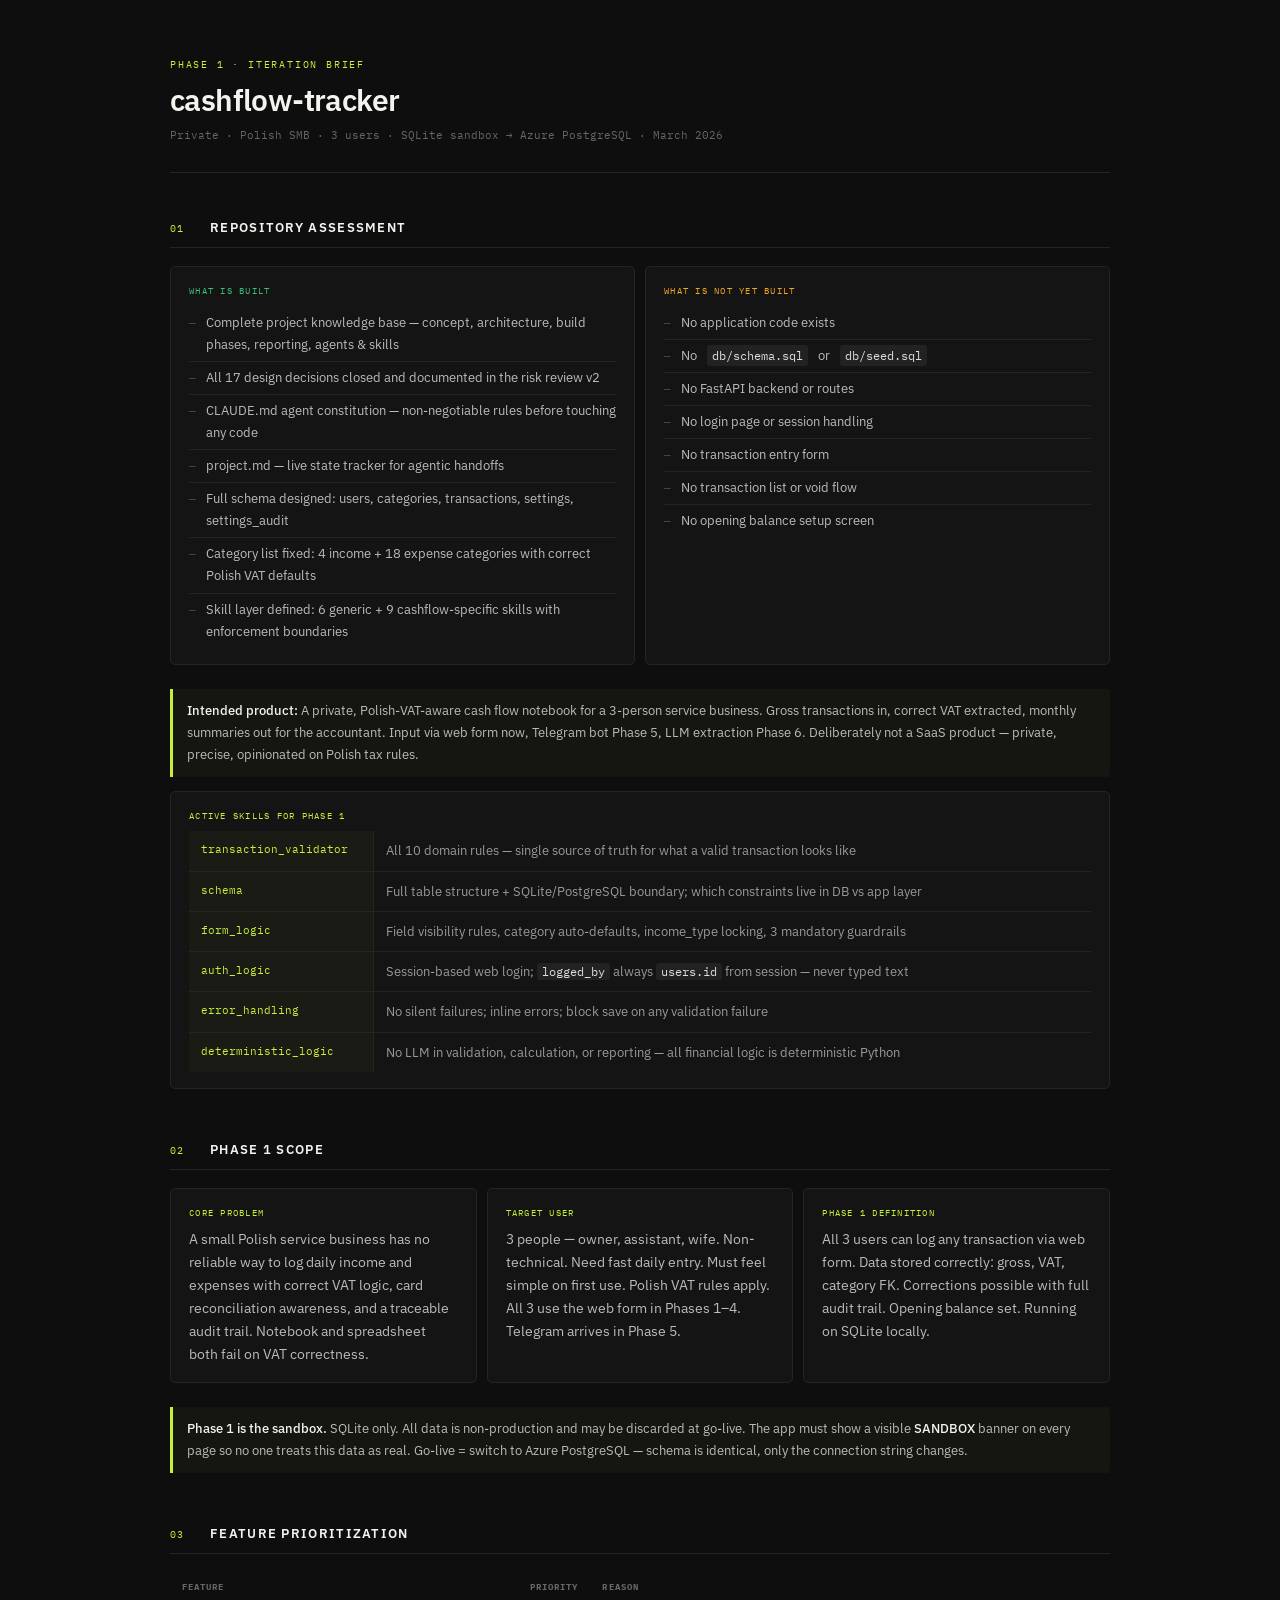
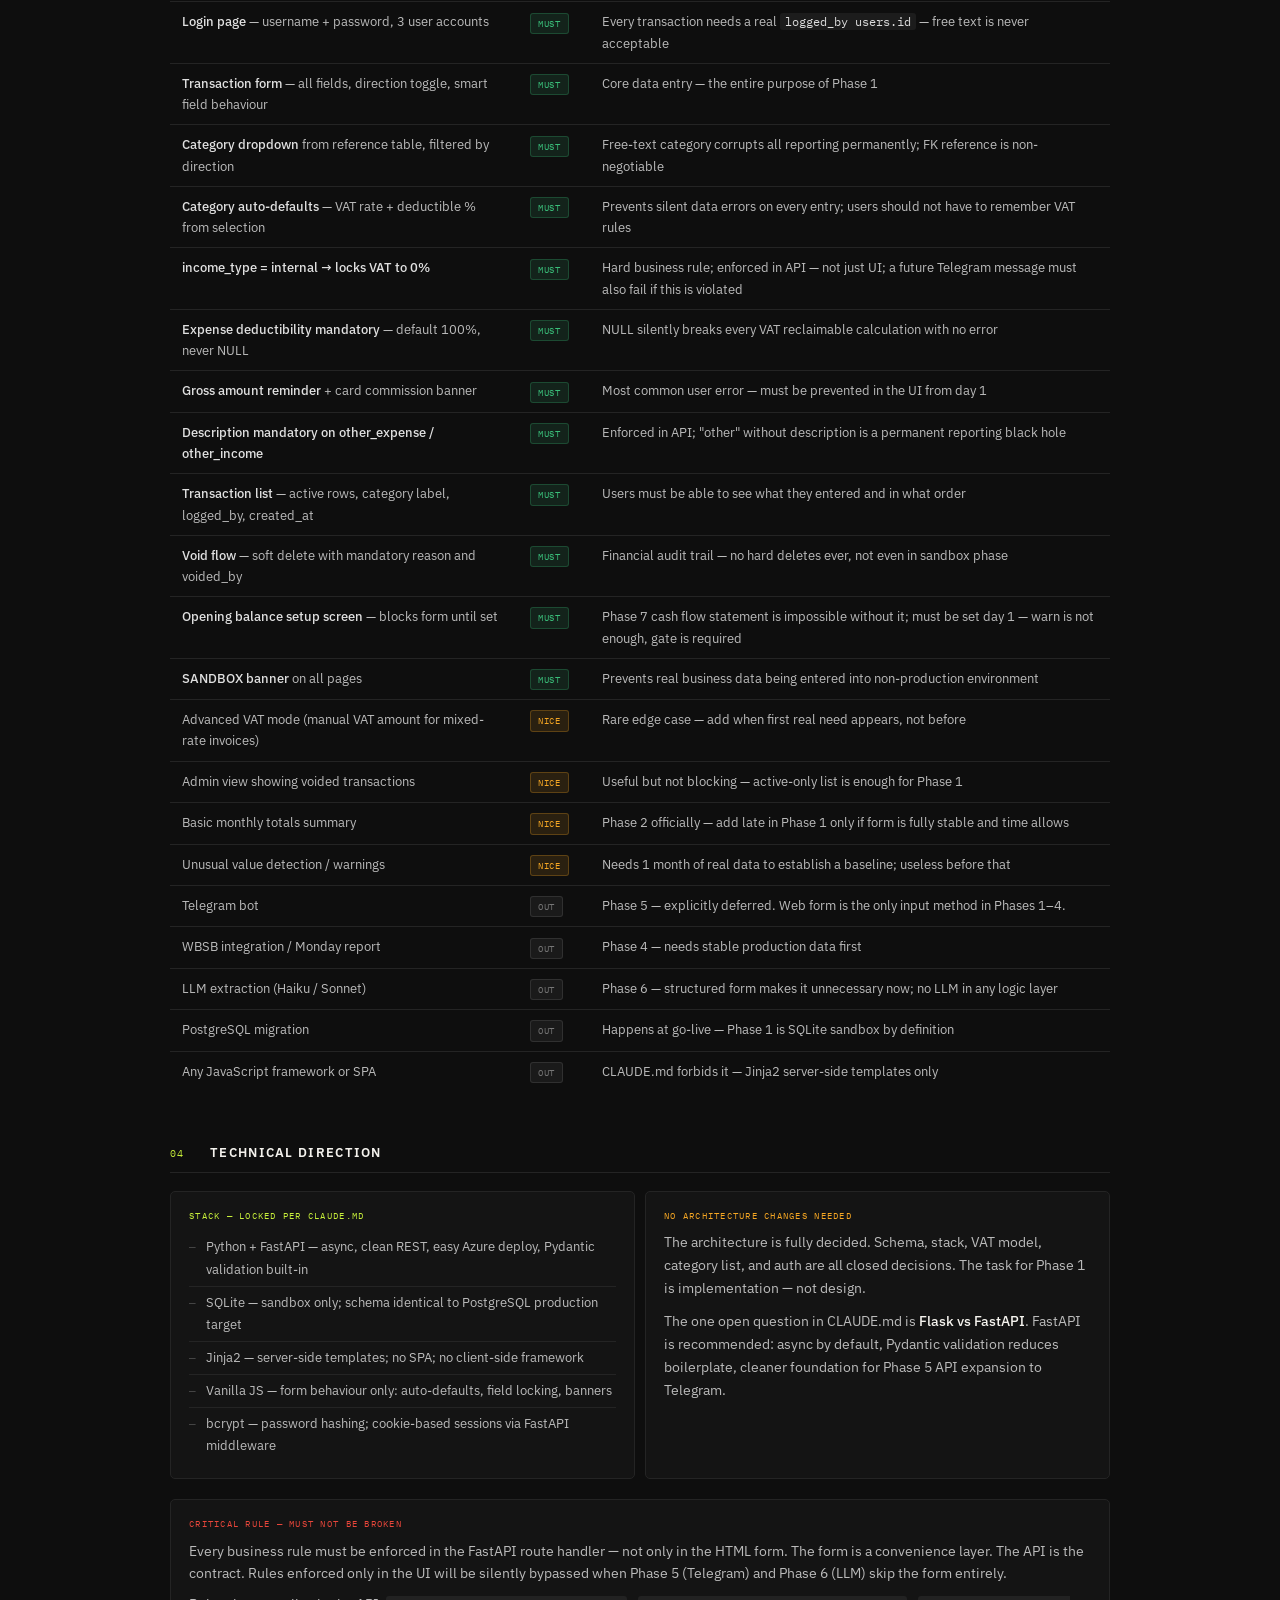
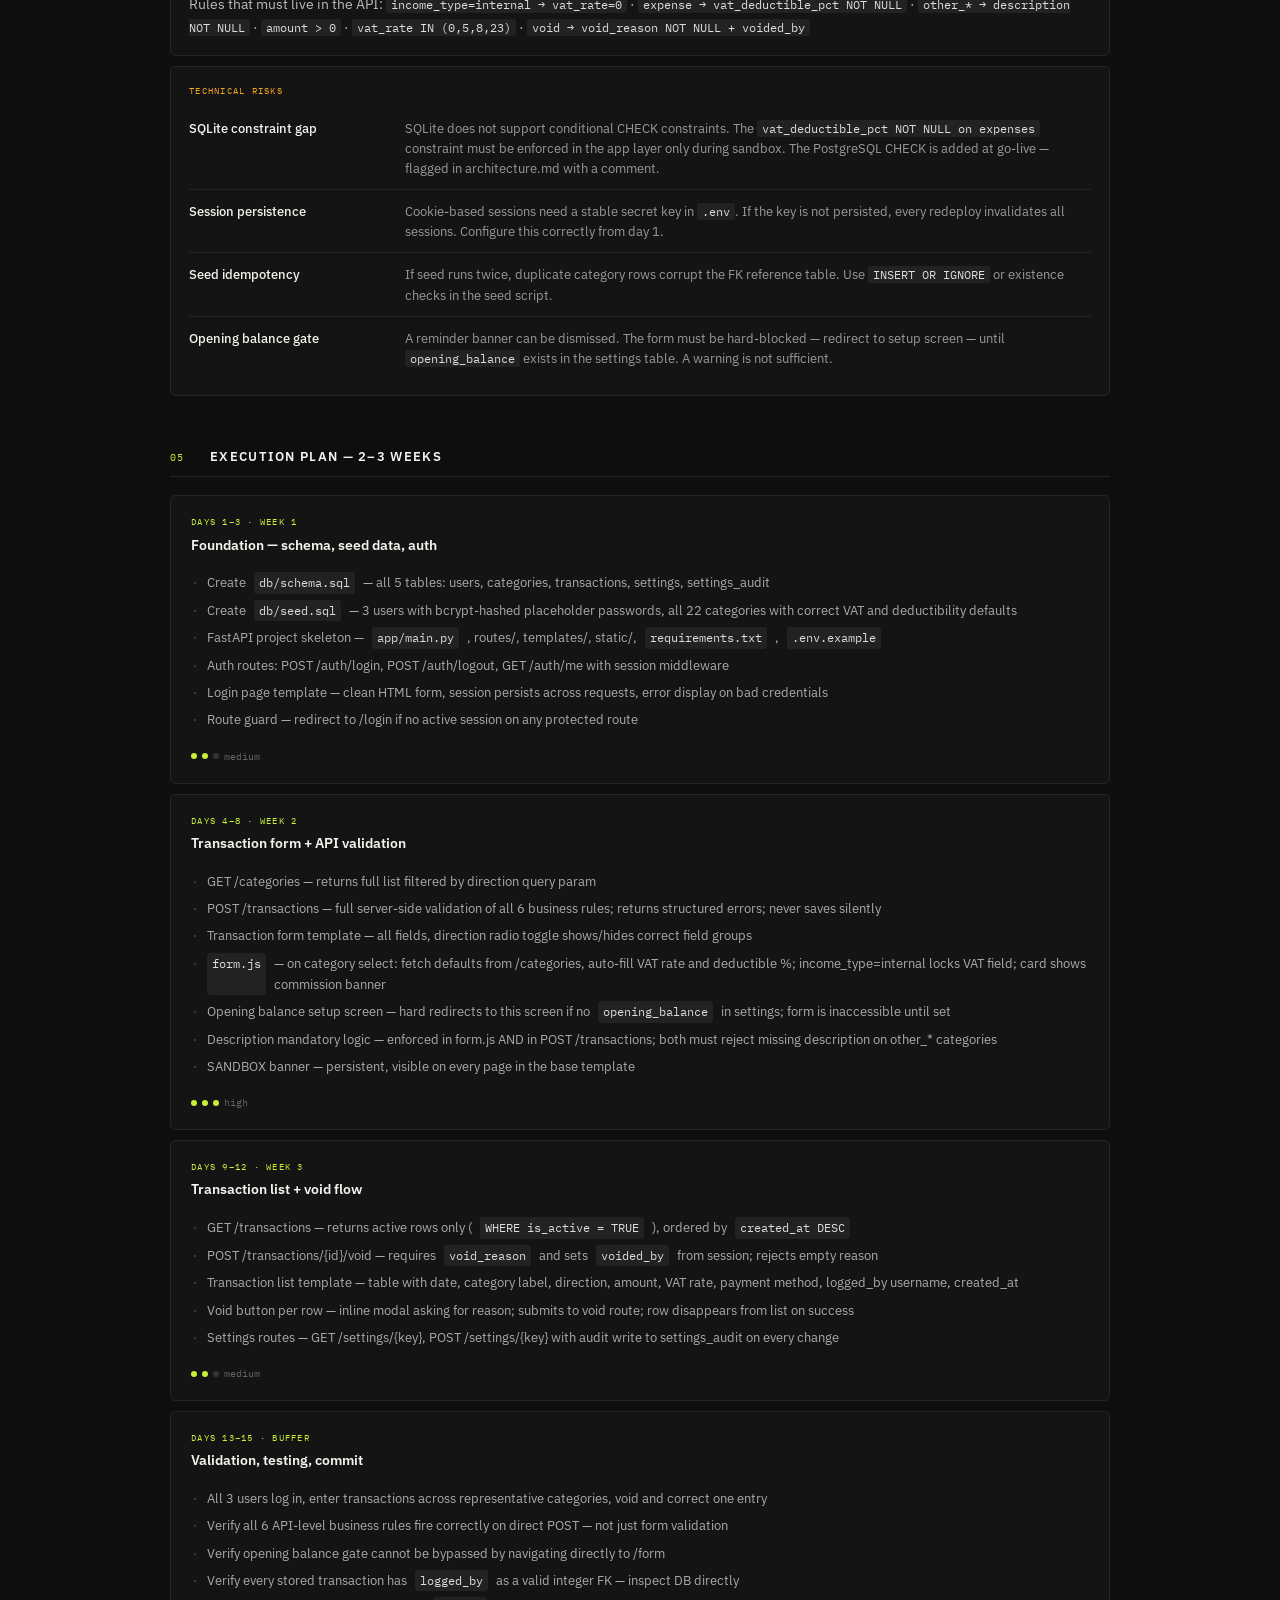
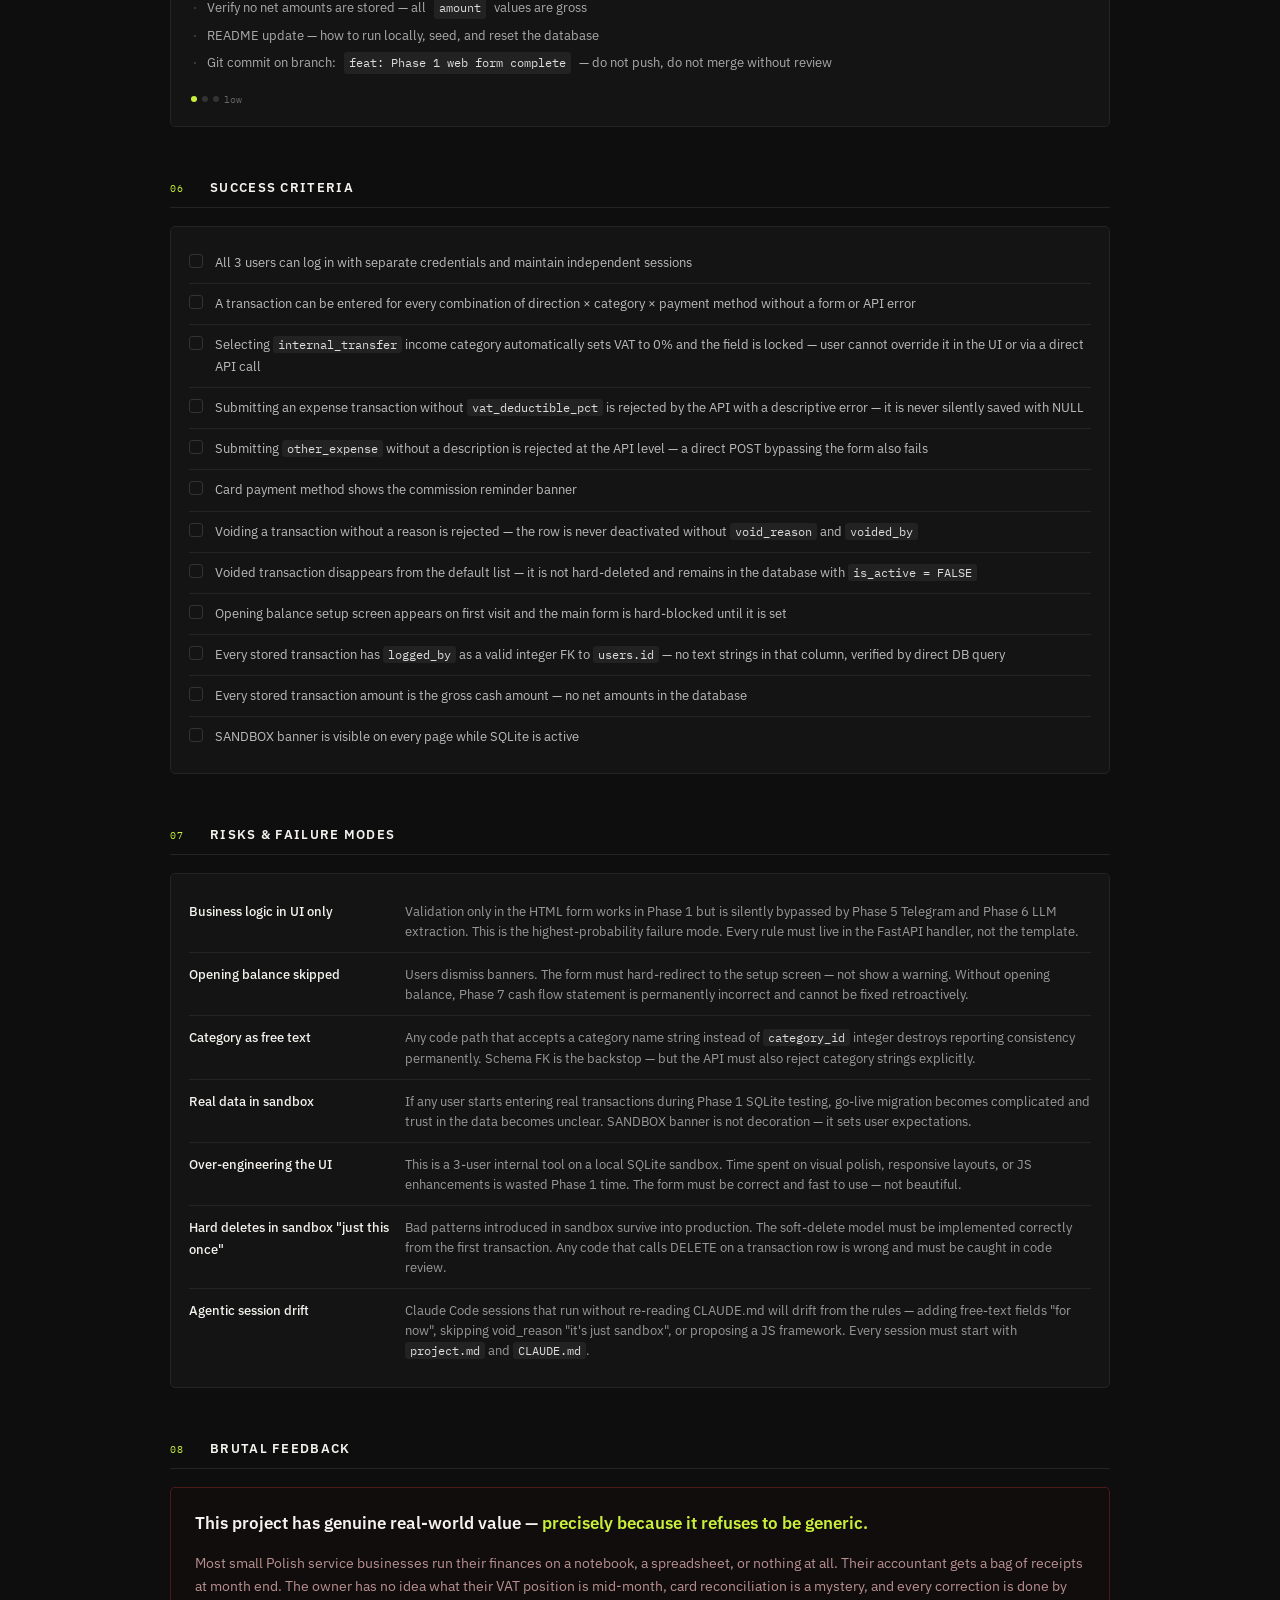
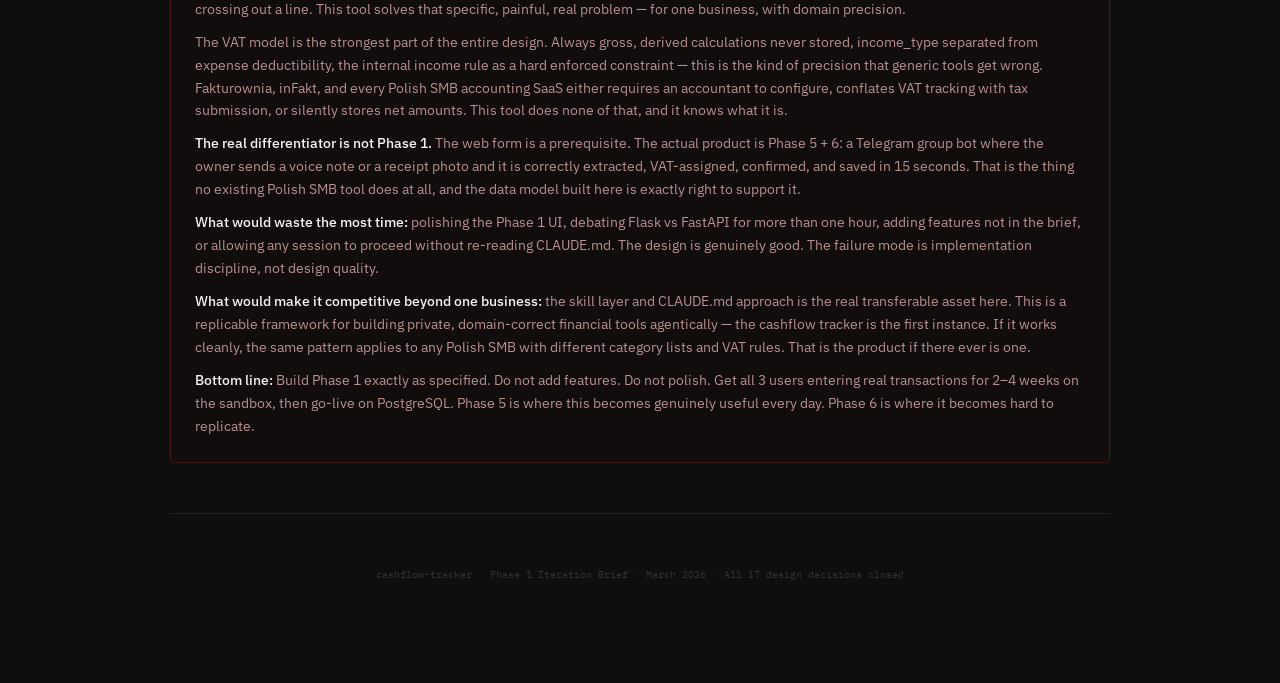
<file: cashflow-tracker-phase1-brief.html>
<!DOCTYPE html>
<html lang="en">
<head>
<meta charset="UTF-8">
<meta name="viewport" content="width=device-width, initial-scale=1.0">
<title>cashflow-tracker — Phase 1 Iteration Brief</title>
<style>
  @import url('https://fonts.googleapis.com/css2?family=IBM+Plex+Mono:wght@400;600&family=IBM+Plex+Sans:wght@300;400;500;600&display=swap');

  :root {
    --black: #0e0e0e;
    --white: #f5f3ee;
    --accent: #c8f03a;
    --red: #e8463a;
    --amber: #f5a623;
    --green: #3abf7a;
    --muted: #666;
    --border: #242424;
    --card: #141414;
  }

  * { box-sizing: border-box; margin: 0; padding: 0; }

  body {
    background: var(--black);
    color: var(--white);
    font-family: 'IBM Plex Sans', sans-serif;
    font-size: 13.5px;
    line-height: 1.7;
    max-width: 1020px;
    margin: 0 auto;
    padding: 56px 40px 100px;
  }

  .header { border-bottom: 1px solid var(--border); padding-bottom: 28px; margin-bottom: 44px; }
  .header-tag { font-family: 'IBM Plex Mono', monospace; font-size: 10px; color: var(--accent); letter-spacing: 0.18em; text-transform: uppercase; margin-bottom: 10px; }
  h1 { font-size: 30px; font-weight: 600; letter-spacing: -0.02em; line-height: 1.15; margin-bottom: 8px; }
  .header-meta { font-size: 11px; color: var(--muted); font-family: 'IBM Plex Mono', monospace; }

  .section { margin-bottom: 50px; }
  .section-header { display: flex; align-items: baseline; gap: 14px; margin-bottom: 18px; padding-bottom: 8px; border-bottom: 1px solid var(--border); }
  .section-num { font-family: 'IBM Plex Mono', monospace; font-size: 10px; color: var(--accent); letter-spacing: 0.12em; min-width: 26px; }
  h2 { font-size: 13px; font-weight: 600; text-transform: uppercase; letter-spacing: 0.1em; }

  p { margin-bottom: 10px; color: #bbb; font-size: 13.5px; }
  p:last-child { margin-bottom: 0; }
  strong { color: var(--white); font-weight: 500; }

  .card { background: var(--card); border: 1px solid var(--border); border-radius: 5px; padding: 16px 18px; margin-bottom: 10px; }
  .card-label { font-family: 'IBM Plex Mono', monospace; font-size: 9px; letter-spacing: 0.14em; text-transform: uppercase; margin-bottom: 8px; }
  .lbl-green { color: var(--green); }
  .lbl-amber { color: var(--amber); }
  .lbl-red   { color: var(--red); }
  .lbl-accent{ color: var(--accent); }
  .lbl-muted { color: var(--muted); }

  .tag { display: inline-block; font-family: 'IBM Plex Mono', monospace; font-size: 9px; padding: 2px 7px; border-radius: 3px; letter-spacing: 0.08em; margin-right: 6px; vertical-align: middle; white-space: nowrap; }
  .t-green  { background: rgba(58,191,122,0.12);  color: var(--green);  border: 1px solid rgba(58,191,122,0.25); }
  .t-amber  { background: rgba(245,166,35,0.12);   color: var(--amber);  border: 1px solid rgba(245,166,35,0.25); }
  .t-muted  { background: rgba(136,136,136,0.10);  color: #777;          border: 1px solid rgba(136,136,136,0.2); }

  ul.plain { list-style: none; }
  ul.plain li { padding: 5px 0; border-bottom: 1px solid var(--border); color: #bbb; display: flex; align-items: flex-start; gap: 10px; font-size: 13px; }
  ul.plain li:last-child { border-bottom: none; }
  ul.plain li::before { content: '—'; color: #444; flex-shrink: 0; font-family: 'IBM Plex Mono', monospace; font-size: 11px; margin-top: 2px; }

  .grid-2 { display: grid; grid-template-columns: 1fr 1fr; gap: 10px; }
  .grid-3 { display: grid; grid-template-columns: 1fr 1fr 1fr; gap: 10px; }

  table { width: 100%; border-collapse: collapse; margin: 10px 0; font-size: 12.5px; }
  th { text-align: left; padding: 7px 12px; font-family: 'IBM Plex Mono', monospace; font-size: 9px; letter-spacing: 0.12em; text-transform: uppercase; color: var(--muted); border-bottom: 1px solid var(--border); }
  td { padding: 9px 12px; border-bottom: 1px solid var(--border); color: #bbb; vertical-align: top; }
  tr:last-child td { border-bottom: none; }
  td strong { color: #e0e0e0; }

  .milestone { background: var(--card); border: 1px solid var(--border); border-radius: 5px; padding: 18px 20px; margin-bottom: 10px; }
  .m-week { font-family: 'IBM Plex Mono', monospace; font-size: 9px; color: var(--accent); letter-spacing: 0.14em; text-transform: uppercase; margin-bottom: 4px; }
  .m-title { font-size: 14px; font-weight: 600; color: var(--white); margin-bottom: 12px; }
  .m-items { list-style: none; margin-bottom: 14px; }
  .m-items li { color: #aaa; padding: 3px 0; font-size: 12.5px; display: flex; gap: 8px; }
  .m-items li::before { content: '·'; color: #444; flex-shrink: 0; font-family: 'IBM Plex Mono', monospace; }
  .effort { font-family: 'IBM Plex Mono', monospace; font-size: 10px; color: var(--muted); display: flex; align-items: center; gap: 5px; }
  .dot { width: 6px; height: 6px; border-radius: 50%; background: #333; }
  .dot.on { background: var(--accent); }

  .hbox { border-left: 3px solid var(--accent); padding: 11px 14px; background: rgba(200,240,58,0.03); border-radius: 0 4px 4px 0; margin: 14px 0; color: #bbb; font-size: 13px; }

  .crit { display: flex; gap: 12px; padding: 9px 0; border-bottom: 1px solid var(--border); color: #bbb; font-size: 13px; align-items: flex-start; }
  .crit:last-child { border-bottom: none; }
  .cbox { width: 14px; height: 14px; border: 1.5px solid #333; border-radius: 3px; flex-shrink: 0; margin-top: 2px; }

  .risk { display: grid; grid-template-columns: 200px 1fr; gap: 16px; padding: 11px 0; border-bottom: 1px solid var(--border); }
  .risk:last-child { border-bottom: none; }
  .risk-label { font-weight: 500; color: var(--white); font-size: 13px; }
  .risk-desc { color: #999; font-size: 12.5px; line-height: 1.6; }

  .brutal { background: #120d0d; border: 1px solid rgba(232,70,58,0.25); border-radius: 5px; padding: 24px; }
  .brutal p { color: #b89090; }
  .brutal-verdict { font-size: 17px; font-weight: 600; color: var(--white); margin-bottom: 16px; line-height: 1.4; }
  .brutal-verdict span { color: var(--accent); }

  .skill-row { display: grid; grid-template-columns: 185px 1fr; border-bottom: 1px solid var(--border); }
  .skill-row:last-child { border-bottom: none; }
  .skill-name { padding: 9px 12px; font-family: 'IBM Plex Mono', monospace; font-size: 11px; color: var(--accent); background: rgba(200,240,58,0.03); border-right: 1px solid var(--border); }
  .skill-desc { padding: 9px 12px; color: #999; font-size: 12.5px; }

  code { font-family: 'IBM Plex Mono', monospace; font-size: 11.5px; background: rgba(255,255,255,0.06); padding: 1px 5px; border-radius: 3px; color: #ddd; }
  hr { border: none; border-top: 1px solid var(--border); margin: 44px 0; }
  .footer { font-family: 'IBM Plex Mono', monospace; font-size: 10px; color: #333; text-align: center; padding-top: 8px; }
</style>
</head>
<body>

<div class="header">
  <div class="header-tag">Phase 1 · Iteration Brief</div>
  <h1>cashflow-tracker</h1>
  <div class="header-meta">Private · Polish SMB · 3 users · SQLite sandbox → Azure PostgreSQL · March 2026</div>
</div>

<!-- 01 ─────────────────────────────────── -->
<div class="section">
  <div class="section-header">
    <span class="section-num">01</span>
    <h2>Repository Assessment</h2>
  </div>

  <div class="grid-2" style="margin-bottom:12px">
    <div class="card">
      <div class="card-label lbl-green">What is built</div>
      <ul class="plain">
        <li>Complete project knowledge base — concept, architecture, build phases, reporting, agents &amp; skills</li>
        <li>All 17 design decisions closed and documented in the risk review v2</li>
        <li>CLAUDE.md agent constitution — non-negotiable rules before touching any code</li>
        <li>project.md — live state tracker for agentic handoffs</li>
        <li>Full schema designed: users, categories, transactions, settings, settings_audit</li>
        <li>Category list fixed: 4 income + 18 expense categories with correct Polish VAT defaults</li>
        <li>Skill layer defined: 6 generic + 9 cashflow-specific skills with enforcement boundaries</li>
      </ul>
    </div>
    <div class="card">
      <div class="card-label lbl-amber">What is not yet built</div>
      <ul class="plain">
        <li>No application code exists</li>
        <li>No <code>db/schema.sql</code> or <code>db/seed.sql</code></li>
        <li>No FastAPI backend or routes</li>
        <li>No login page or session handling</li>
        <li>No transaction entry form</li>
        <li>No transaction list or void flow</li>
        <li>No opening balance setup screen</li>
      </ul>
    </div>
  </div>

  <div class="hbox">
    <strong>Intended product:</strong> A private, Polish-VAT-aware cash flow notebook for a 3-person service business. Gross transactions in, correct VAT extracted, monthly summaries out for the accountant. Input via web form now, Telegram bot Phase 5, LLM extraction Phase 6. Deliberately not a SaaS product — private, precise, opinionated on Polish tax rules.
  </div>

  <div class="card" style="margin-top:10px">
    <div class="card-label lbl-accent">Active skills for Phase 1</div>
    <div class="skill-row"><div class="skill-name">transaction_validator</div><div class="skill-desc">All 10 domain rules — single source of truth for what a valid transaction looks like</div></div>
    <div class="skill-row"><div class="skill-name">schema</div><div class="skill-desc">Full table structure + SQLite/PostgreSQL boundary; which constraints live in DB vs app layer</div></div>
    <div class="skill-row"><div class="skill-name">form_logic</div><div class="skill-desc">Field visibility rules, category auto-defaults, income_type locking, 3 mandatory guardrails</div></div>
    <div class="skill-row"><div class="skill-name">auth_logic</div><div class="skill-desc">Session-based web login; <code>logged_by</code> always <code>users.id</code> from session — never typed text</div></div>
    <div class="skill-row"><div class="skill-name">error_handling</div><div class="skill-desc">No silent failures; inline errors; block save on any validation failure</div></div>
    <div class="skill-row"><div class="skill-name">deterministic_logic</div><div class="skill-desc">No LLM in validation, calculation, or reporting — all financial logic is deterministic Python</div></div>
  </div>
</div>

<!-- 02 ─────────────────────────────────── -->
<div class="section">
  <div class="section-header">
    <span class="section-num">02</span>
    <h2>Phase 1 Scope</h2>
  </div>

  <div class="grid-3" style="margin-bottom:12px">
    <div class="card">
      <div class="card-label lbl-accent">Core problem</div>
      <p>A small Polish service business has no reliable way to log daily income and expenses with correct VAT logic, card reconciliation awareness, and a traceable audit trail. Notebook and spreadsheet both fail on VAT correctness.</p>
    </div>
    <div class="card">
      <div class="card-label lbl-accent">Target user</div>
      <p>3 people — owner, assistant, wife. Non-technical. Need fast daily entry. Must feel simple on first use. Polish VAT rules apply. All 3 use the web form in Phases 1–4. Telegram arrives in Phase 5.</p>
    </div>
    <div class="card">
      <div class="card-label lbl-accent">Phase 1 definition</div>
      <p>All 3 users can log any transaction via web form. Data stored correctly: gross, VAT, category FK. Corrections possible with full audit trail. Opening balance set. Running on SQLite locally.</p>
    </div>
  </div>

  <div class="hbox">
    <strong>Phase 1 is the sandbox.</strong> SQLite only. All data is non-production and may be discarded at go-live. The app must show a visible <strong>SANDBOX</strong> banner on every page so no one treats this data as real. Go-live = switch to Azure PostgreSQL — schema is identical, only the connection string changes.
  </div>
</div>

<!-- 03 ─────────────────────────────────── -->
<div class="section">
  <div class="section-header">
    <span class="section-num">03</span>
    <h2>Feature Prioritization</h2>
  </div>

  <table>
    <thead><tr><th>Feature</th><th>Priority</th><th>Reason</th></tr></thead>
    <tbody>
      <tr><td><strong>Login page</strong> — username + password, 3 user accounts</td><td><span class="tag t-green">MUST</span></td><td>Every transaction needs a real <code>logged_by users.id</code> — free text is never acceptable</td></tr>
      <tr><td><strong>Transaction form</strong> — all fields, direction toggle, smart field behaviour</td><td><span class="tag t-green">MUST</span></td><td>Core data entry — the entire purpose of Phase 1</td></tr>
      <tr><td><strong>Category dropdown</strong> from reference table, filtered by direction</td><td><span class="tag t-green">MUST</span></td><td>Free-text category corrupts all reporting permanently; FK reference is non-negotiable</td></tr>
      <tr><td><strong>Category auto-defaults</strong> — VAT rate + deductible % from selection</td><td><span class="tag t-green">MUST</span></td><td>Prevents silent data errors on every entry; users should not have to remember VAT rules</td></tr>
      <tr><td><strong>income_type = internal → locks VAT to 0%</strong></td><td><span class="tag t-green">MUST</span></td><td>Hard business rule; enforced in API — not just UI; a future Telegram message must also fail if this is violated</td></tr>
      <tr><td><strong>Expense deductibility mandatory</strong> — default 100%, never NULL</td><td><span class="tag t-green">MUST</span></td><td>NULL silently breaks every VAT reclaimable calculation with no error</td></tr>
      <tr><td><strong>Gross amount reminder</strong> + card commission banner</td><td><span class="tag t-green">MUST</span></td><td>Most common user error — must be prevented in the UI from day 1</td></tr>
      <tr><td><strong>Description mandatory on other_expense / other_income</strong></td><td><span class="tag t-green">MUST</span></td><td>Enforced in API; "other" without description is a permanent reporting black hole</td></tr>
      <tr><td><strong>Transaction list</strong> — active rows, category label, logged_by, created_at</td><td><span class="tag t-green">MUST</span></td><td>Users must be able to see what they entered and in what order</td></tr>
      <tr><td><strong>Void flow</strong> — soft delete with mandatory reason and voided_by</td><td><span class="tag t-green">MUST</span></td><td>Financial audit trail — no hard deletes ever, not even in sandbox phase</td></tr>
      <tr><td><strong>Opening balance setup screen</strong> — blocks form until set</td><td><span class="tag t-green">MUST</span></td><td>Phase 7 cash flow statement is impossible without it; must be set day 1 — warn is not enough, gate is required</td></tr>
      <tr><td><strong>SANDBOX banner</strong> on all pages</td><td><span class="tag t-green">MUST</span></td><td>Prevents real business data being entered into non-production environment</td></tr>
      <tr><td>Advanced VAT mode (manual VAT amount for mixed-rate invoices)</td><td><span class="tag t-amber">NICE</span></td><td>Rare edge case — add when first real need appears, not before</td></tr>
      <tr><td>Admin view showing voided transactions</td><td><span class="tag t-amber">NICE</span></td><td>Useful but not blocking — active-only list is enough for Phase 1</td></tr>
      <tr><td>Basic monthly totals summary</td><td><span class="tag t-amber">NICE</span></td><td>Phase 2 officially — add late in Phase 1 only if form is fully stable and time allows</td></tr>
      <tr><td>Unusual value detection / warnings</td><td><span class="tag t-amber">NICE</span></td><td>Needs 1 month of real data to establish a baseline; useless before that</td></tr>
      <tr><td>Telegram bot</td><td><span class="tag t-muted">OUT</span></td><td>Phase 5 — explicitly deferred. Web form is the only input method in Phases 1–4.</td></tr>
      <tr><td>WBSB integration / Monday report</td><td><span class="tag t-muted">OUT</span></td><td>Phase 4 — needs stable production data first</td></tr>
      <tr><td>LLM extraction (Haiku / Sonnet)</td><td><span class="tag t-muted">OUT</span></td><td>Phase 6 — structured form makes it unnecessary now; no LLM in any logic layer</td></tr>
      <tr><td>PostgreSQL migration</td><td><span class="tag t-muted">OUT</span></td><td>Happens at go-live — Phase 1 is SQLite sandbox by definition</td></tr>
      <tr><td>Any JavaScript framework or SPA</td><td><span class="tag t-muted">OUT</span></td><td>CLAUDE.md forbids it — Jinja2 server-side templates only</td></tr>
    </tbody>
  </table>
</div>

<!-- 04 ─────────────────────────────────── -->
<div class="section">
  <div class="section-header">
    <span class="section-num">04</span>
    <h2>Technical Direction</h2>
  </div>

  <div class="grid-2" style="margin-bottom:10px">
    <div class="card">
      <div class="card-label lbl-accent">Stack — locked per CLAUDE.md</div>
      <ul class="plain">
        <li>Python + FastAPI — async, clean REST, easy Azure deploy, Pydantic validation built-in</li>
        <li>SQLite — sandbox only; schema identical to PostgreSQL production target</li>
        <li>Jinja2 — server-side templates; no SPA; no client-side framework</li>
        <li>Vanilla JS — form behaviour only: auto-defaults, field locking, banners</li>
        <li>bcrypt — password hashing; cookie-based sessions via FastAPI middleware</li>
      </ul>
    </div>
    <div class="card">
      <div class="card-label lbl-amber">No architecture changes needed</div>
      <p>The architecture is fully decided. Schema, stack, VAT model, category list, and auth are all closed decisions. The task for Phase 1 is implementation — not design.</p>
      <p>The one open question in CLAUDE.md is <strong>Flask vs FastAPI</strong>. FastAPI is recommended: async by default, Pydantic validation reduces boilerplate, cleaner foundation for Phase 5 API expansion to Telegram.</p>
    </div>
  </div>

  <div class="card">
    <div class="card-label lbl-red">Critical rule — must not be broken</div>
    <p style="margin-bottom:8px">Every business rule must be enforced in the FastAPI route handler — not only in the HTML form. The form is a convenience layer. The API is the contract. Rules enforced only in the UI will be silently bypassed when Phase 5 (Telegram) and Phase 6 (LLM) skip the form entirely.</p>
    <p style="margin-bottom:0">Rules that must live in the API: <code>income_type=internal → vat_rate=0</code> · <code>expense → vat_deductible_pct NOT NULL</code> · <code>other_* → description NOT NULL</code> · <code>amount &gt; 0</code> · <code>vat_rate IN (0,5,8,23)</code> · <code>void → void_reason NOT NULL + voided_by</code></p>
  </div>

  <div class="card" style="margin-top:10px">
    <div class="card-label lbl-amber">Technical risks</div>
    <div class="risk">
      <div class="risk-label">SQLite constraint gap</div>
      <div class="risk-desc">SQLite does not support conditional CHECK constraints. The <code>vat_deductible_pct NOT NULL on expenses</code> constraint must be enforced in the app layer only during sandbox. The PostgreSQL CHECK is added at go-live — flagged in architecture.md with a comment.</div>
    </div>
    <div class="risk">
      <div class="risk-label">Session persistence</div>
      <div class="risk-desc">Cookie-based sessions need a stable secret key in <code>.env</code>. If the key is not persisted, every redeploy invalidates all sessions. Configure this correctly from day 1.</div>
    </div>
    <div class="risk">
      <div class="risk-label">Seed idempotency</div>
      <div class="risk-desc">If seed runs twice, duplicate category rows corrupt the FK reference table. Use <code>INSERT OR IGNORE</code> or existence checks in the seed script.</div>
    </div>
    <div class="risk">
      <div class="risk-label">Opening balance gate</div>
      <div class="risk-desc">A reminder banner can be dismissed. The form must be hard-blocked — redirect to setup screen — until <code>opening_balance</code> exists in the settings table. A warning is not sufficient.</div>
    </div>
  </div>
</div>

<!-- 05 ─────────────────────────────────── -->
<div class="section">
  <div class="section-header">
    <span class="section-num">05</span>
    <h2>Execution Plan — 2–3 weeks</h2>
  </div>

  <div class="milestone">
    <div class="m-week">Days 1–3 · Week 1</div>
    <div class="m-title">Foundation — schema, seed data, auth</div>
    <ul class="m-items">
      <li>Create <code>db/schema.sql</code> — all 5 tables: users, categories, transactions, settings, settings_audit</li>
      <li>Create <code>db/seed.sql</code> — 3 users with bcrypt-hashed placeholder passwords, all 22 categories with correct VAT and deductibility defaults</li>
      <li>FastAPI project skeleton — <code>app/main.py</code>, routes/, templates/, static/, <code>requirements.txt</code>, <code>.env.example</code></li>
      <li>Auth routes: POST /auth/login, POST /auth/logout, GET /auth/me with session middleware</li>
      <li>Login page template — clean HTML form, session persists across requests, error display on bad credentials</li>
      <li>Route guard — redirect to /login if no active session on any protected route</li>
    </ul>
    <div class="effort"><span class="dot on"></span><span class="dot on"></span><span class="dot"></span> medium</div>
  </div>

  <div class="milestone">
    <div class="m-week">Days 4–8 · Week 2</div>
    <div class="m-title">Transaction form + API validation</div>
    <ul class="m-items">
      <li>GET /categories — returns full list filtered by direction query param</li>
      <li>POST /transactions — full server-side validation of all 6 business rules; returns structured errors; never saves silently</li>
      <li>Transaction form template — all fields, direction radio toggle shows/hides correct field groups</li>
      <li><code>form.js</code> — on category select: fetch defaults from /categories, auto-fill VAT rate and deductible %; income_type=internal locks VAT field; card shows commission banner</li>
      <li>Opening balance setup screen — hard redirects to this screen if no <code>opening_balance</code> in settings; form is inaccessible until set</li>
      <li>Description mandatory logic — enforced in form.js AND in POST /transactions; both must reject missing description on other_* categories</li>
      <li>SANDBOX banner — persistent, visible on every page in the base template</li>
    </ul>
    <div class="effort"><span class="dot on"></span><span class="dot on"></span><span class="dot on"></span> high</div>
  </div>

  <div class="milestone">
    <div class="m-week">Days 9–12 · Week 3</div>
    <div class="m-title">Transaction list + void flow</div>
    <ul class="m-items">
      <li>GET /transactions — returns active rows only (<code>WHERE is_active = TRUE</code>), ordered by <code>created_at DESC</code></li>
      <li>POST /transactions/{id}/void — requires <code>void_reason</code> and sets <code>voided_by</code> from session; rejects empty reason</li>
      <li>Transaction list template — table with date, category label, direction, amount, VAT rate, payment method, logged_by username, created_at</li>
      <li>Void button per row — inline modal asking for reason; submits to void route; row disappears from list on success</li>
      <li>Settings routes — GET /settings/{key}, POST /settings/{key} with audit write to settings_audit on every change</li>
    </ul>
    <div class="effort"><span class="dot on"></span><span class="dot on"></span><span class="dot"></span> medium</div>
  </div>

  <div class="milestone">
    <div class="m-week">Days 13–15 · Buffer</div>
    <div class="m-title">Validation, testing, commit</div>
    <ul class="m-items">
      <li>All 3 users log in, enter transactions across representative categories, void and correct one entry</li>
      <li>Verify all 6 API-level business rules fire correctly on direct POST — not just form validation</li>
      <li>Verify opening balance gate cannot be bypassed by navigating directly to /form</li>
      <li>Verify every stored transaction has <code>logged_by</code> as a valid integer FK — inspect DB directly</li>
      <li>Verify no net amounts are stored — all <code>amount</code> values are gross</li>
      <li>README update — how to run locally, seed, and reset the database</li>
      <li>Git commit on branch: <code>feat: Phase 1 web form complete</code> — do not push, do not merge without review</li>
    </ul>
    <div class="effort"><span class="dot on"></span><span class="dot"></span><span class="dot"></span> low</div>
  </div>
</div>

<!-- 06 ─────────────────────────────────── -->
<div class="section">
  <div class="section-header">
    <span class="section-num">06</span>
    <h2>Success Criteria</h2>
  </div>

  <div class="card">
    <div class="crit"><div class="cbox"></div><span>All 3 users can log in with separate credentials and maintain independent sessions</span></div>
    <div class="crit"><div class="cbox"></div><span>A transaction can be entered for every combination of direction × category × payment method without a form or API error</span></div>
    <div class="crit"><div class="cbox"></div><span>Selecting <code>internal_transfer</code> income category automatically sets VAT to 0% and the field is locked — user cannot override it in the UI or via a direct API call</span></div>
    <div class="crit"><div class="cbox"></div><span>Submitting an expense transaction without <code>vat_deductible_pct</code> is rejected by the API with a descriptive error — it is never silently saved with NULL</span></div>
    <div class="crit"><div class="cbox"></div><span>Submitting <code>other_expense</code> without a description is rejected at the API level — a direct POST bypassing the form also fails</span></div>
    <div class="crit"><div class="cbox"></div><span>Card payment method shows the commission reminder banner</span></div>
    <div class="crit"><div class="cbox"></div><span>Voiding a transaction without a reason is rejected — the row is never deactivated without <code>void_reason</code> and <code>voided_by</code></span></div>
    <div class="crit"><div class="cbox"></div><span>Voided transaction disappears from the default list — it is not hard-deleted and remains in the database with <code>is_active = FALSE</code></span></div>
    <div class="crit"><div class="cbox"></div><span>Opening balance setup screen appears on first visit and the main form is hard-blocked until it is set</span></div>
    <div class="crit"><div class="cbox"></div><span>Every stored transaction has <code>logged_by</code> as a valid integer FK to <code>users.id</code> — no text strings in that column, verified by direct DB query</span></div>
    <div class="crit"><div class="cbox"></div><span>Every stored transaction amount is the gross cash amount — no net amounts in the database</span></div>
    <div class="crit"><div class="cbox"></div><span>SANDBOX banner is visible on every page while SQLite is active</span></div>
  </div>
</div>

<!-- 07 ─────────────────────────────────── -->
<div class="section">
  <div class="section-header">
    <span class="section-num">07</span>
    <h2>Risks &amp; Failure Modes</h2>
  </div>

  <div class="card">
    <div class="risk">
      <div class="risk-label">Business logic in UI only</div>
      <div class="risk-desc">Validation only in the HTML form works in Phase 1 but is silently bypassed by Phase 5 Telegram and Phase 6 LLM extraction. This is the highest-probability failure mode. Every rule must live in the FastAPI handler, not the template.</div>
    </div>
    <div class="risk">
      <div class="risk-label">Opening balance skipped</div>
      <div class="risk-desc">Users dismiss banners. The form must hard-redirect to the setup screen — not show a warning. Without opening balance, Phase 7 cash flow statement is permanently incorrect and cannot be fixed retroactively.</div>
    </div>
    <div class="risk">
      <div class="risk-label">Category as free text</div>
      <div class="risk-desc">Any code path that accepts a category name string instead of <code>category_id</code> integer destroys reporting consistency permanently. Schema FK is the backstop — but the API must also reject category strings explicitly.</div>
    </div>
    <div class="risk">
      <div class="risk-label">Real data in sandbox</div>
      <div class="risk-desc">If any user starts entering real transactions during Phase 1 SQLite testing, go-live migration becomes complicated and trust in the data becomes unclear. SANDBOX banner is not decoration — it sets user expectations.</div>
    </div>
    <div class="risk">
      <div class="risk-label">Over-engineering the UI</div>
      <div class="risk-desc">This is a 3-user internal tool on a local SQLite sandbox. Time spent on visual polish, responsive layouts, or JS enhancements is wasted Phase 1 time. The form must be correct and fast to use — not beautiful.</div>
    </div>
    <div class="risk">
      <div class="risk-label">Hard deletes in sandbox "just this once"</div>
      <div class="risk-desc">Bad patterns introduced in sandbox survive into production. The soft-delete model must be implemented correctly from the first transaction. Any code that calls DELETE on a transaction row is wrong and must be caught in code review.</div>
    </div>
    <div class="risk">
      <div class="risk-label">Agentic session drift</div>
      <div class="risk-desc">Claude Code sessions that run without re-reading CLAUDE.md will drift from the rules — adding free-text fields "for now", skipping void_reason "it's just sandbox", or proposing a JS framework. Every session must start with <code>project.md</code> and <code>CLAUDE.md</code>.</div>
    </div>
  </div>
</div>

<!-- 08 ─────────────────────────────────── -->
<div class="section">
  <div class="section-header">
    <span class="section-num">08</span>
    <h2>Brutal Feedback</h2>
  </div>

  <div class="brutal">
    <div class="brutal-verdict">This project has genuine real-world value — <span>precisely because it refuses to be generic.</span></div>

    <p>Most small Polish service businesses run their finances on a notebook, a spreadsheet, or nothing at all. Their accountant gets a bag of receipts at month end. The owner has no idea what their VAT position is mid-month, card reconciliation is a mystery, and every correction is done by crossing out a line. This tool solves that specific, painful, real problem — for one business, with domain precision.</p>

    <p>The VAT model is the strongest part of the entire design. Always gross, derived calculations never stored, income_type separated from expense deductibility, the internal income rule as a hard enforced constraint — this is the kind of precision that generic tools get wrong. Fakturownia, inFakt, and every Polish SMB accounting SaaS either requires an accountant to configure, conflates VAT tracking with tax submission, or silently stores net amounts. This tool does none of that, and it knows what it is.</p>

    <p><strong>The real differentiator is not Phase 1.</strong> The web form is a prerequisite. The actual product is Phase 5 + 6: a Telegram group bot where the owner sends a voice note or a receipt photo and it is correctly extracted, VAT-assigned, confirmed, and saved in 15 seconds. That is the thing no existing Polish SMB tool does at all, and the data model built here is exactly right to support it.</p>

    <p><strong>What would waste the most time:</strong> polishing the Phase 1 UI, debating Flask vs FastAPI for more than one hour, adding features not in the brief, or allowing any session to proceed without re-reading CLAUDE.md. The design is genuinely good. The failure mode is implementation discipline, not design quality.</p>

    <p><strong>What would make it competitive beyond one business:</strong> the skill layer and CLAUDE.md approach is the real transferable asset here. This is a replicable framework for building private, domain-correct financial tools agentically — the cashflow tracker is the first instance. If it works cleanly, the same pattern applies to any Polish SMB with different category lists and VAT rules. That is the product if there ever is one.</p>

    <p style="margin-bottom:0"><strong>Bottom line:</strong> Build Phase 1 exactly as specified. Do not add features. Do not polish. Get all 3 users entering real transactions for 2–4 weeks on the sandbox, then go-live on PostgreSQL. Phase 5 is where this becomes genuinely useful every day. Phase 6 is where it becomes hard to replicate.</p>
  </div>
</div>

<hr>
<div class="footer">cashflow-tracker · Phase 1 Iteration Brief · March 2026 · All 17 design decisions closed</div>

</body>
</html>
</file>
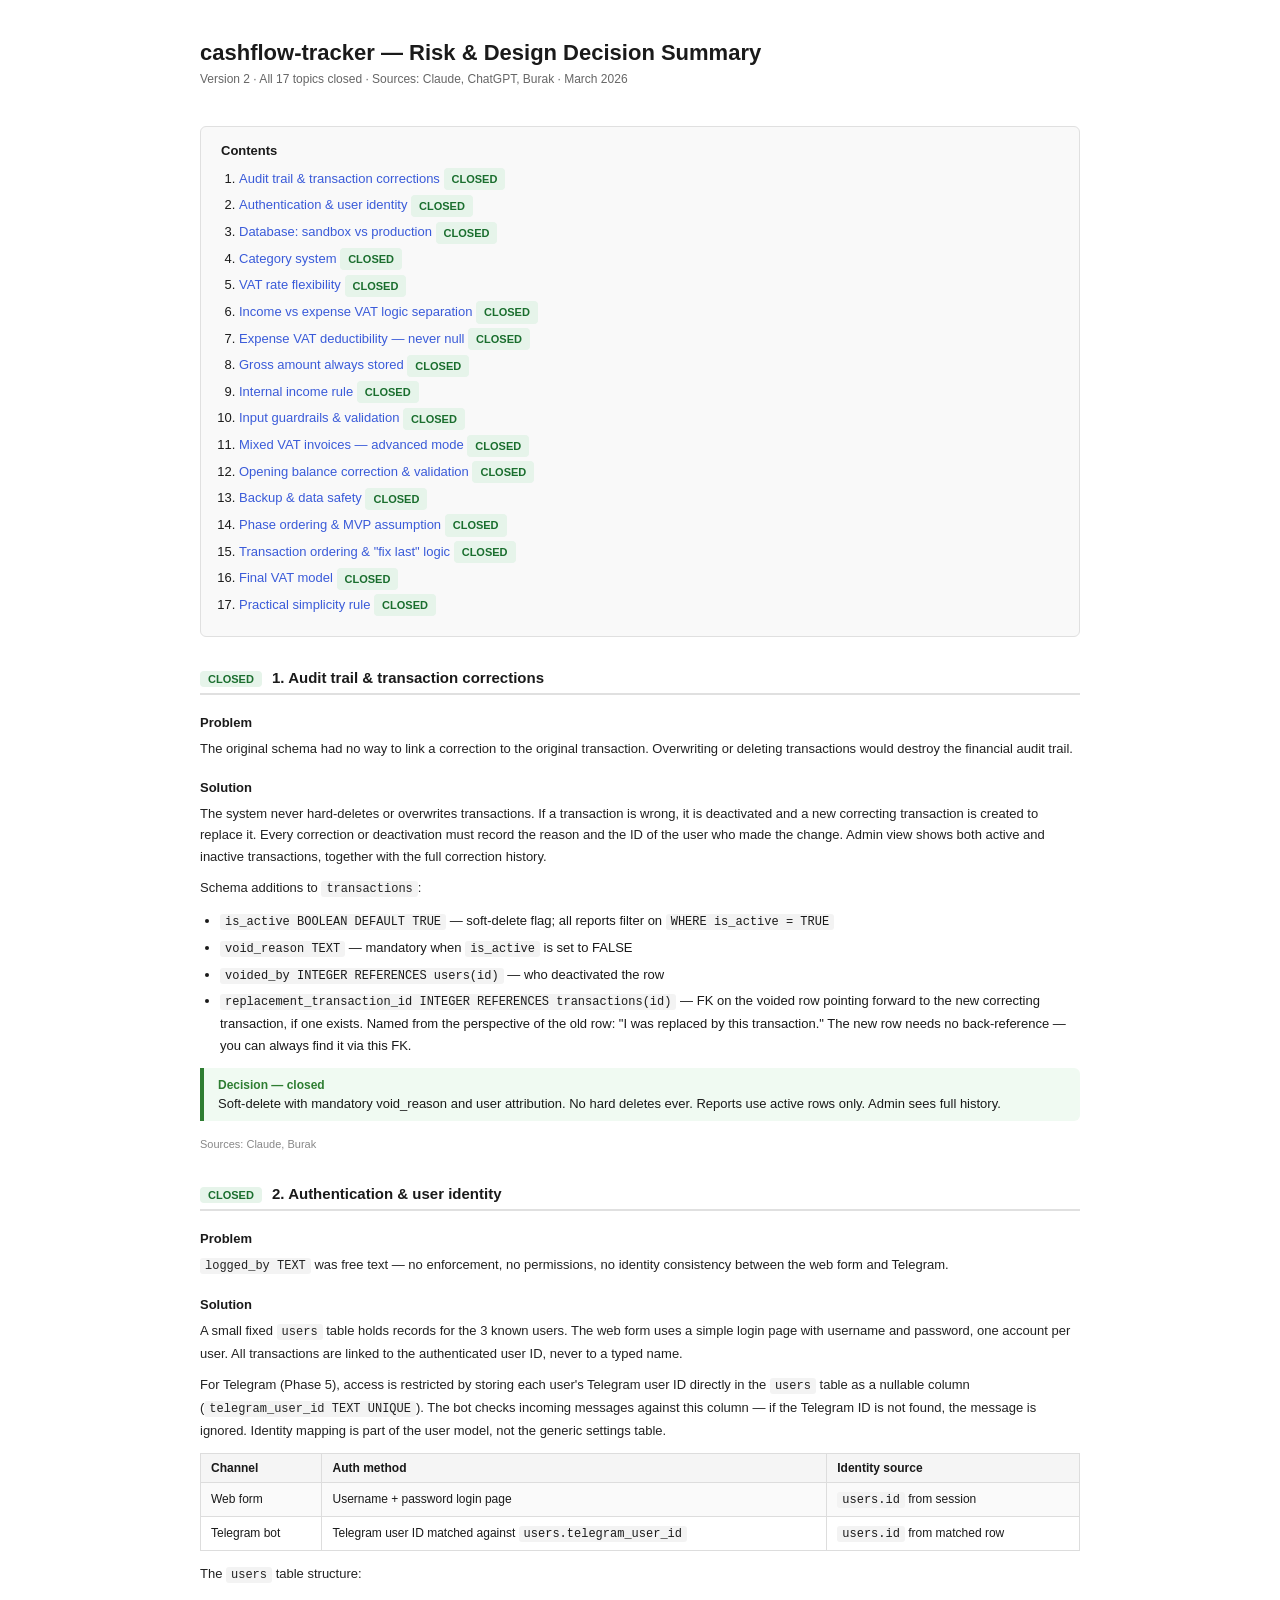
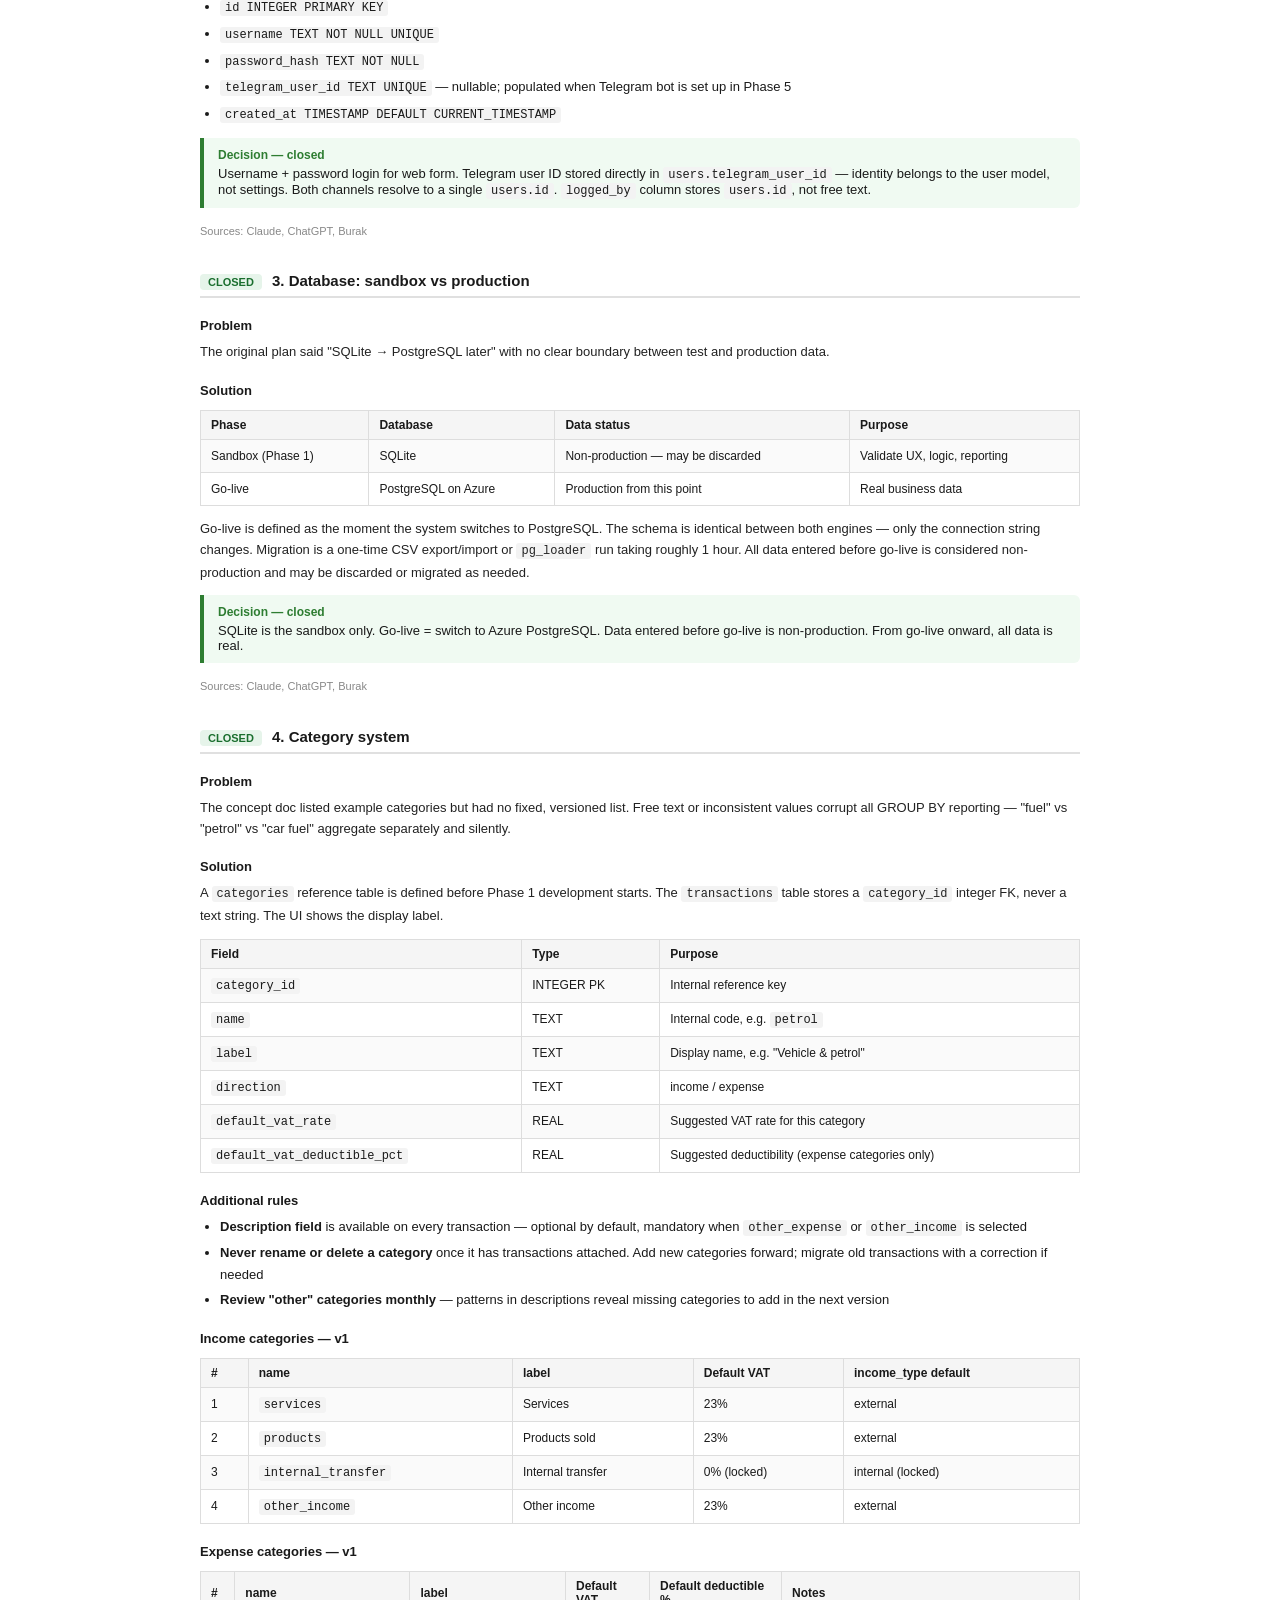
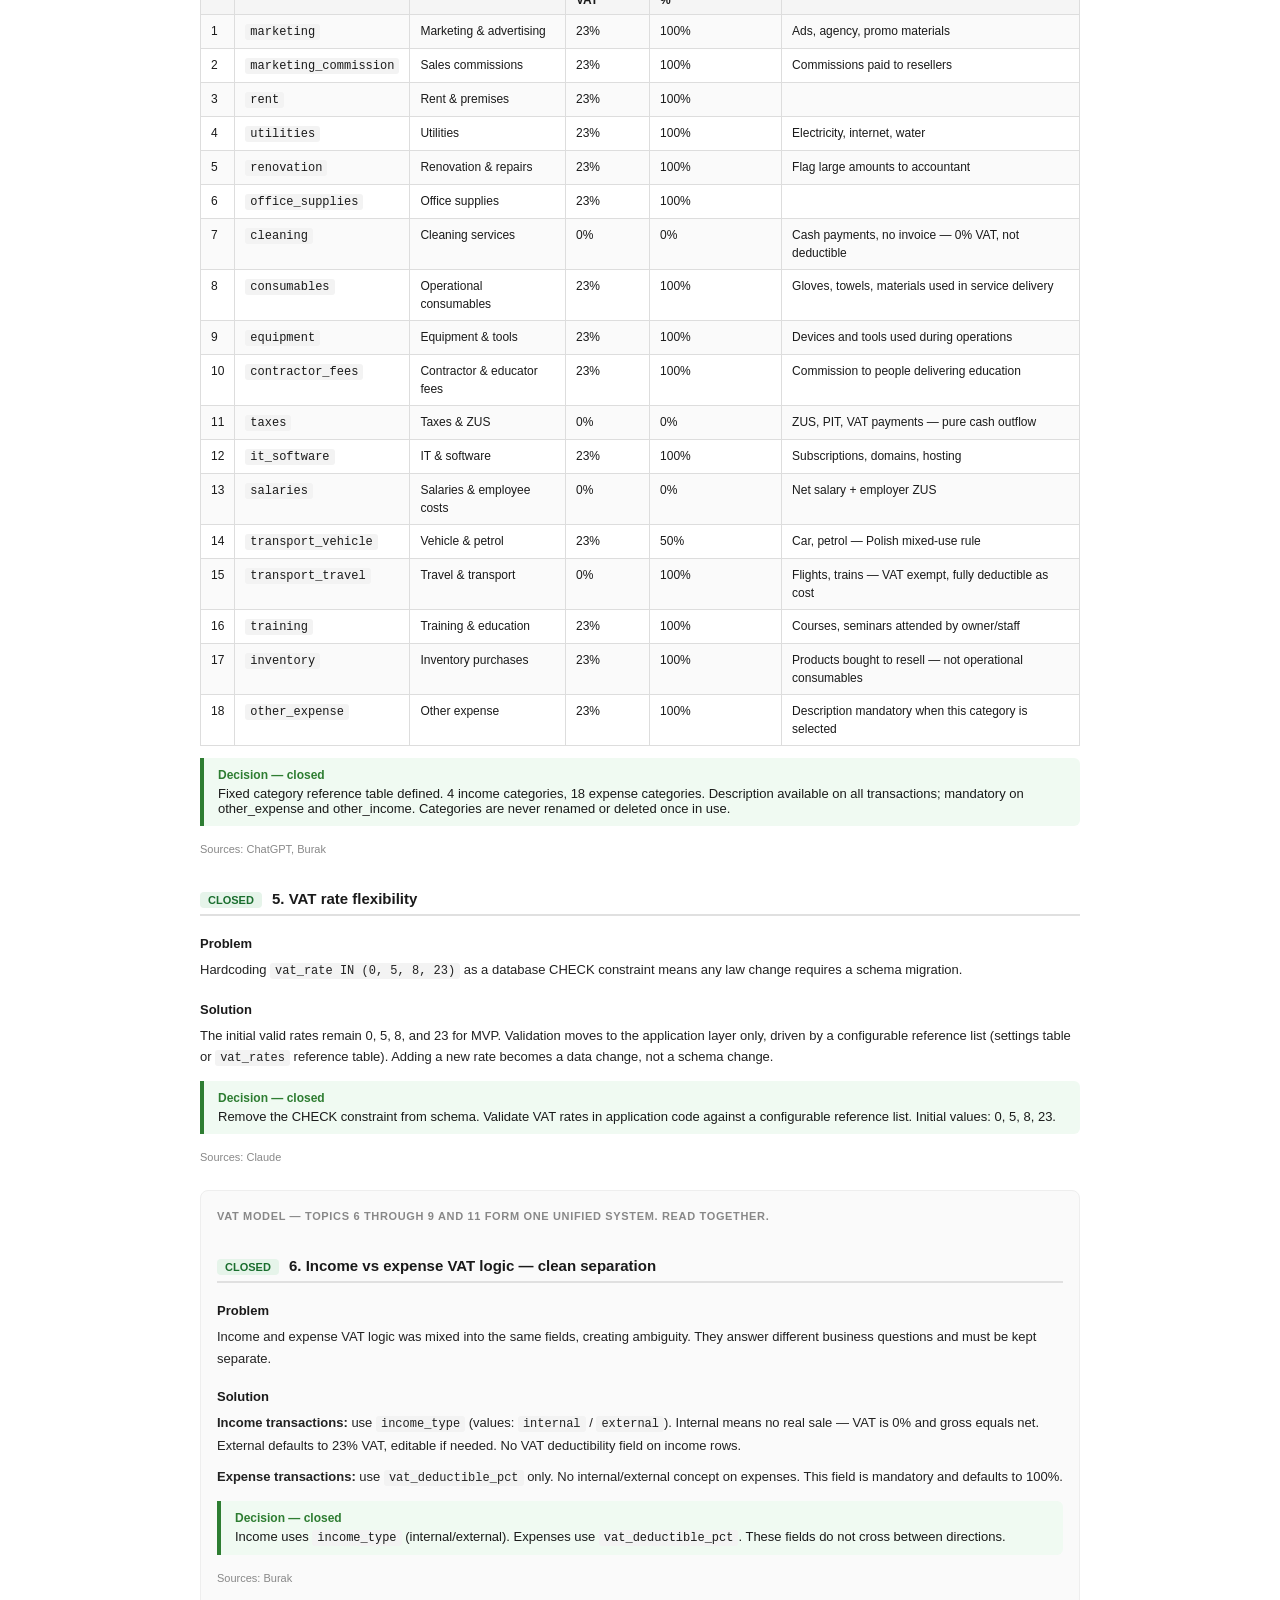
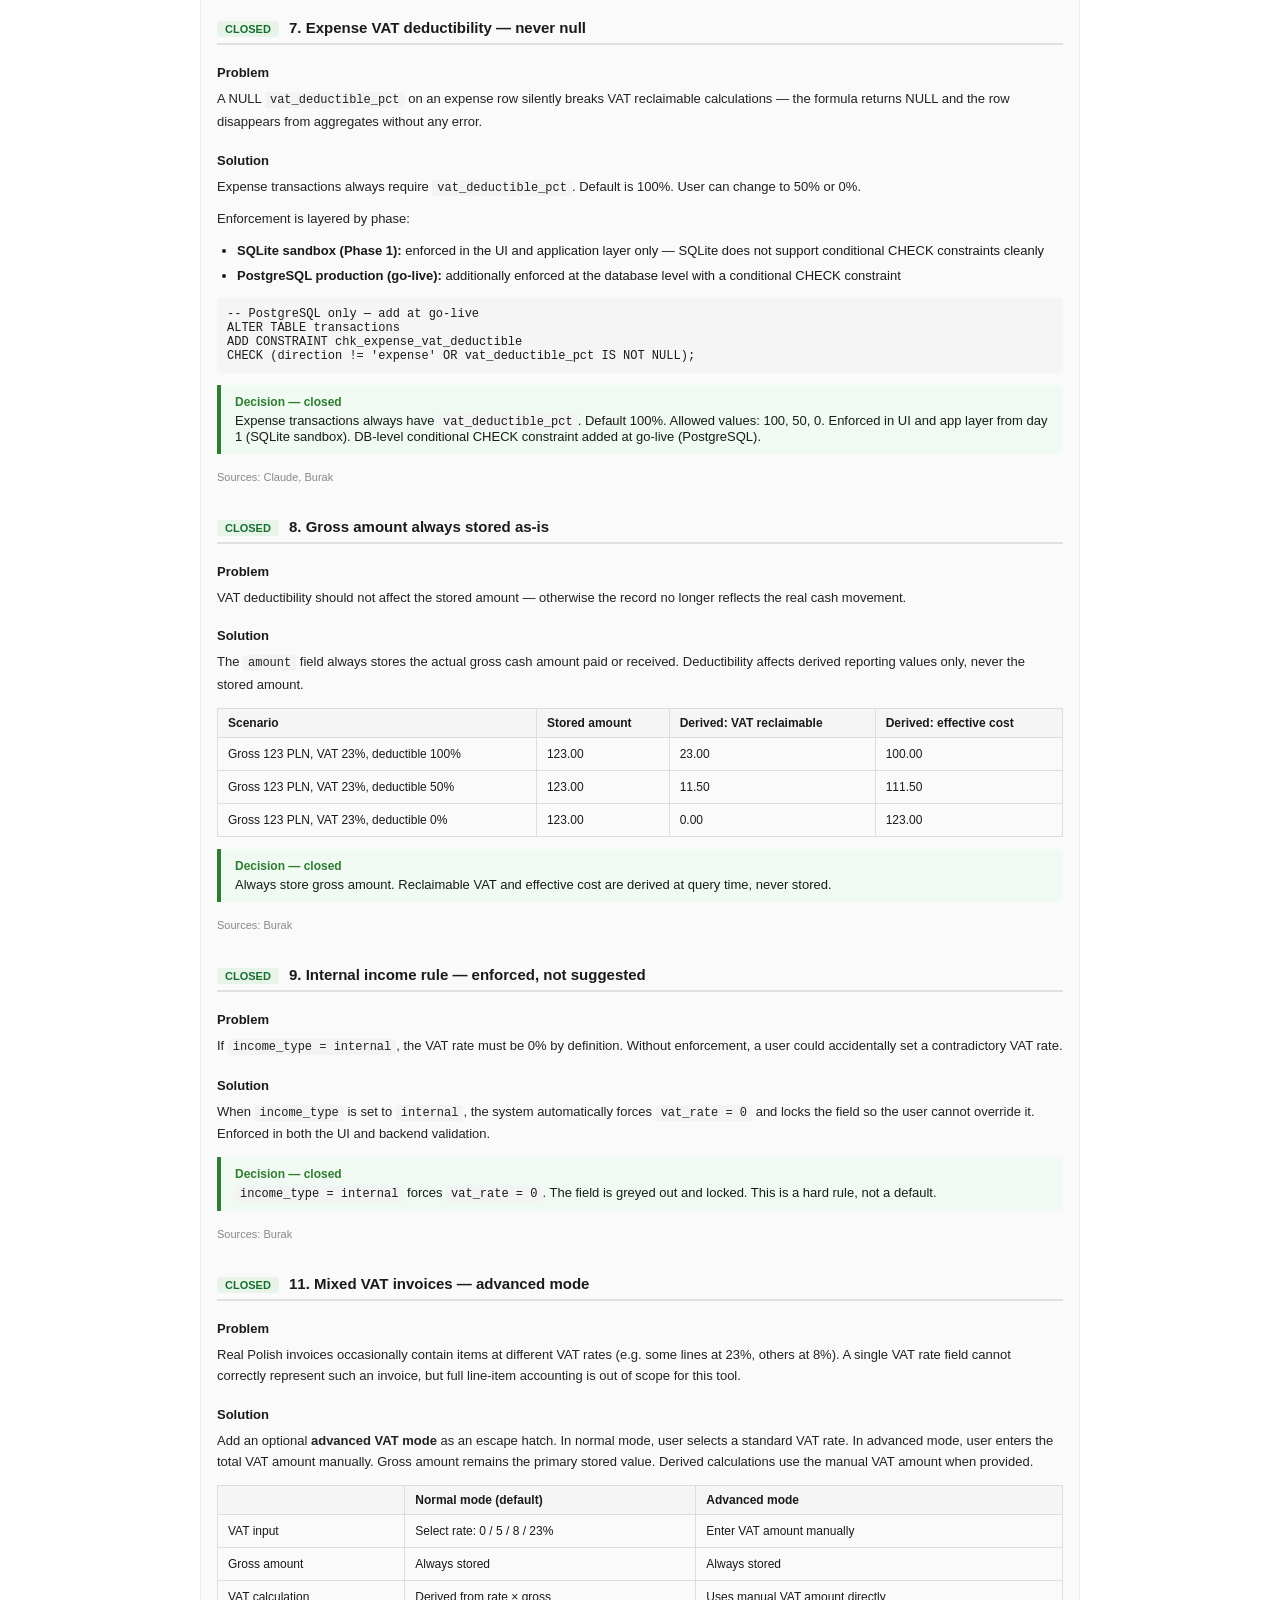
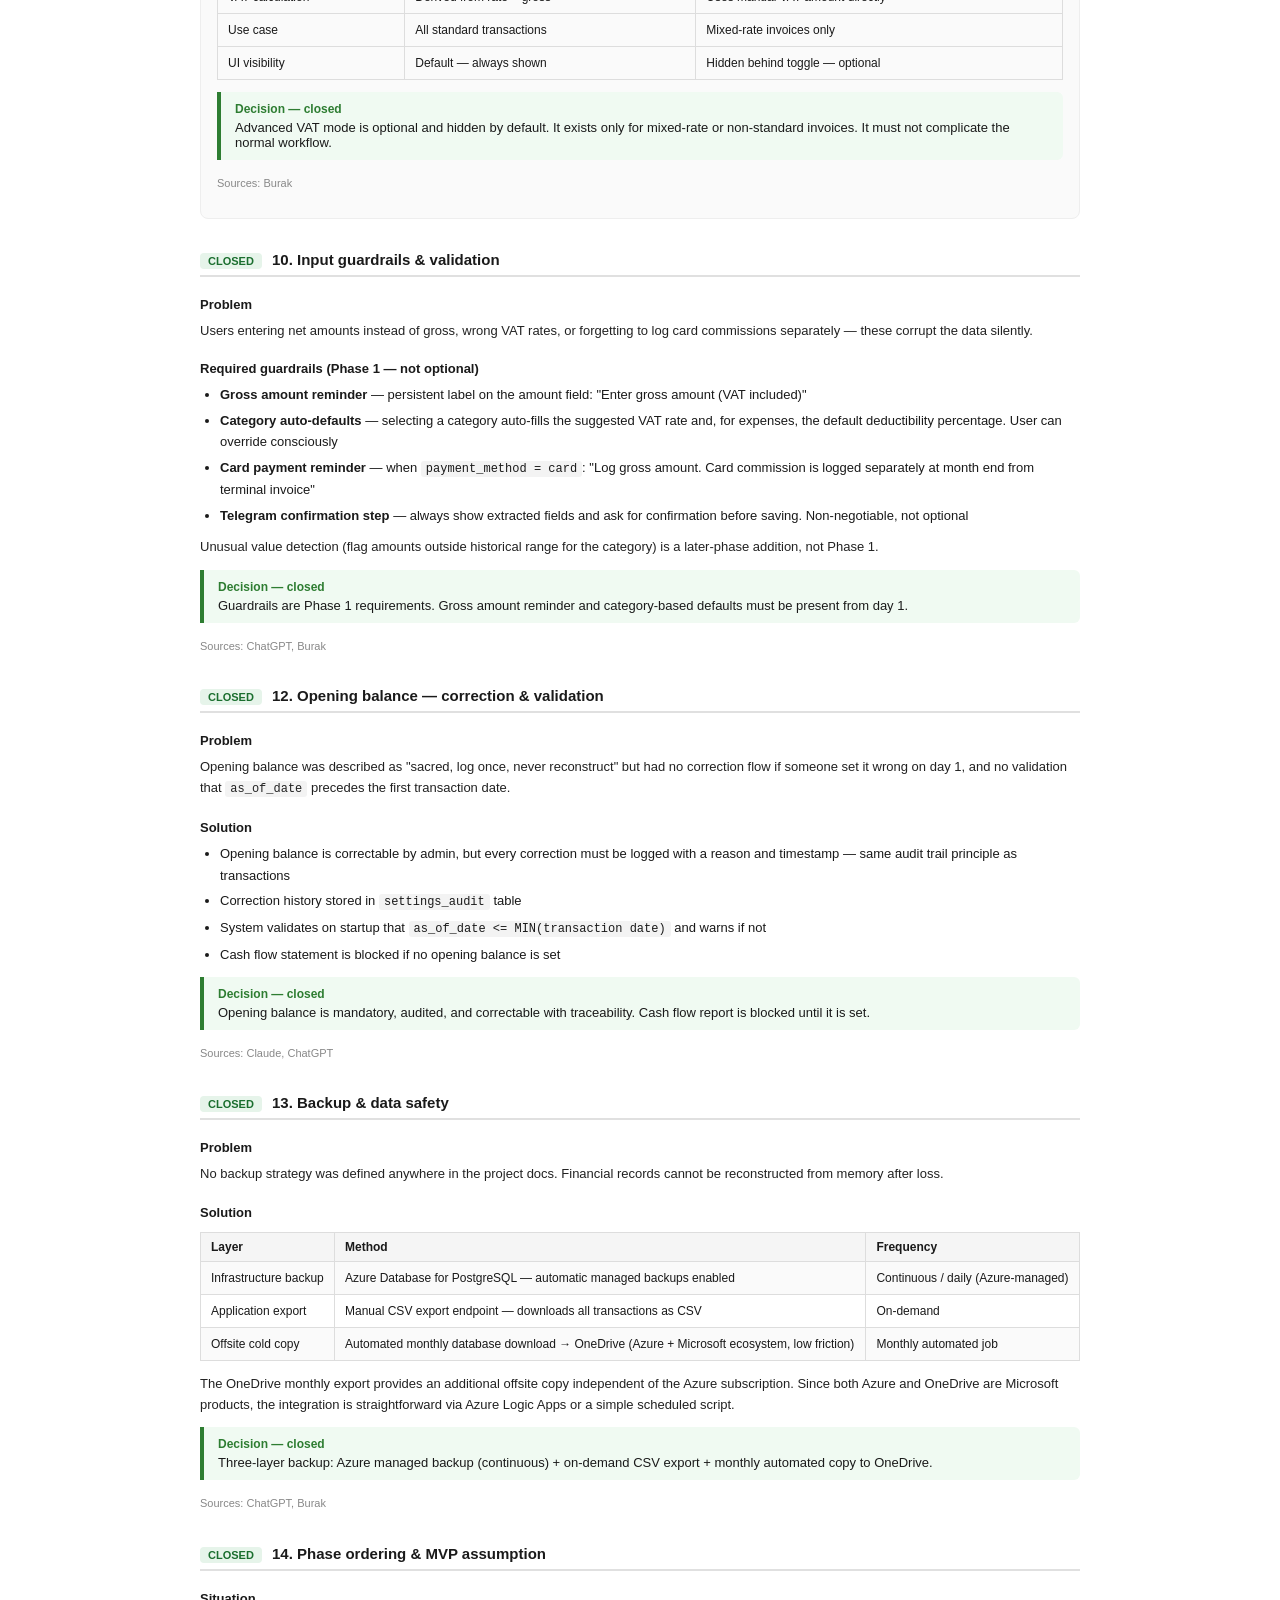
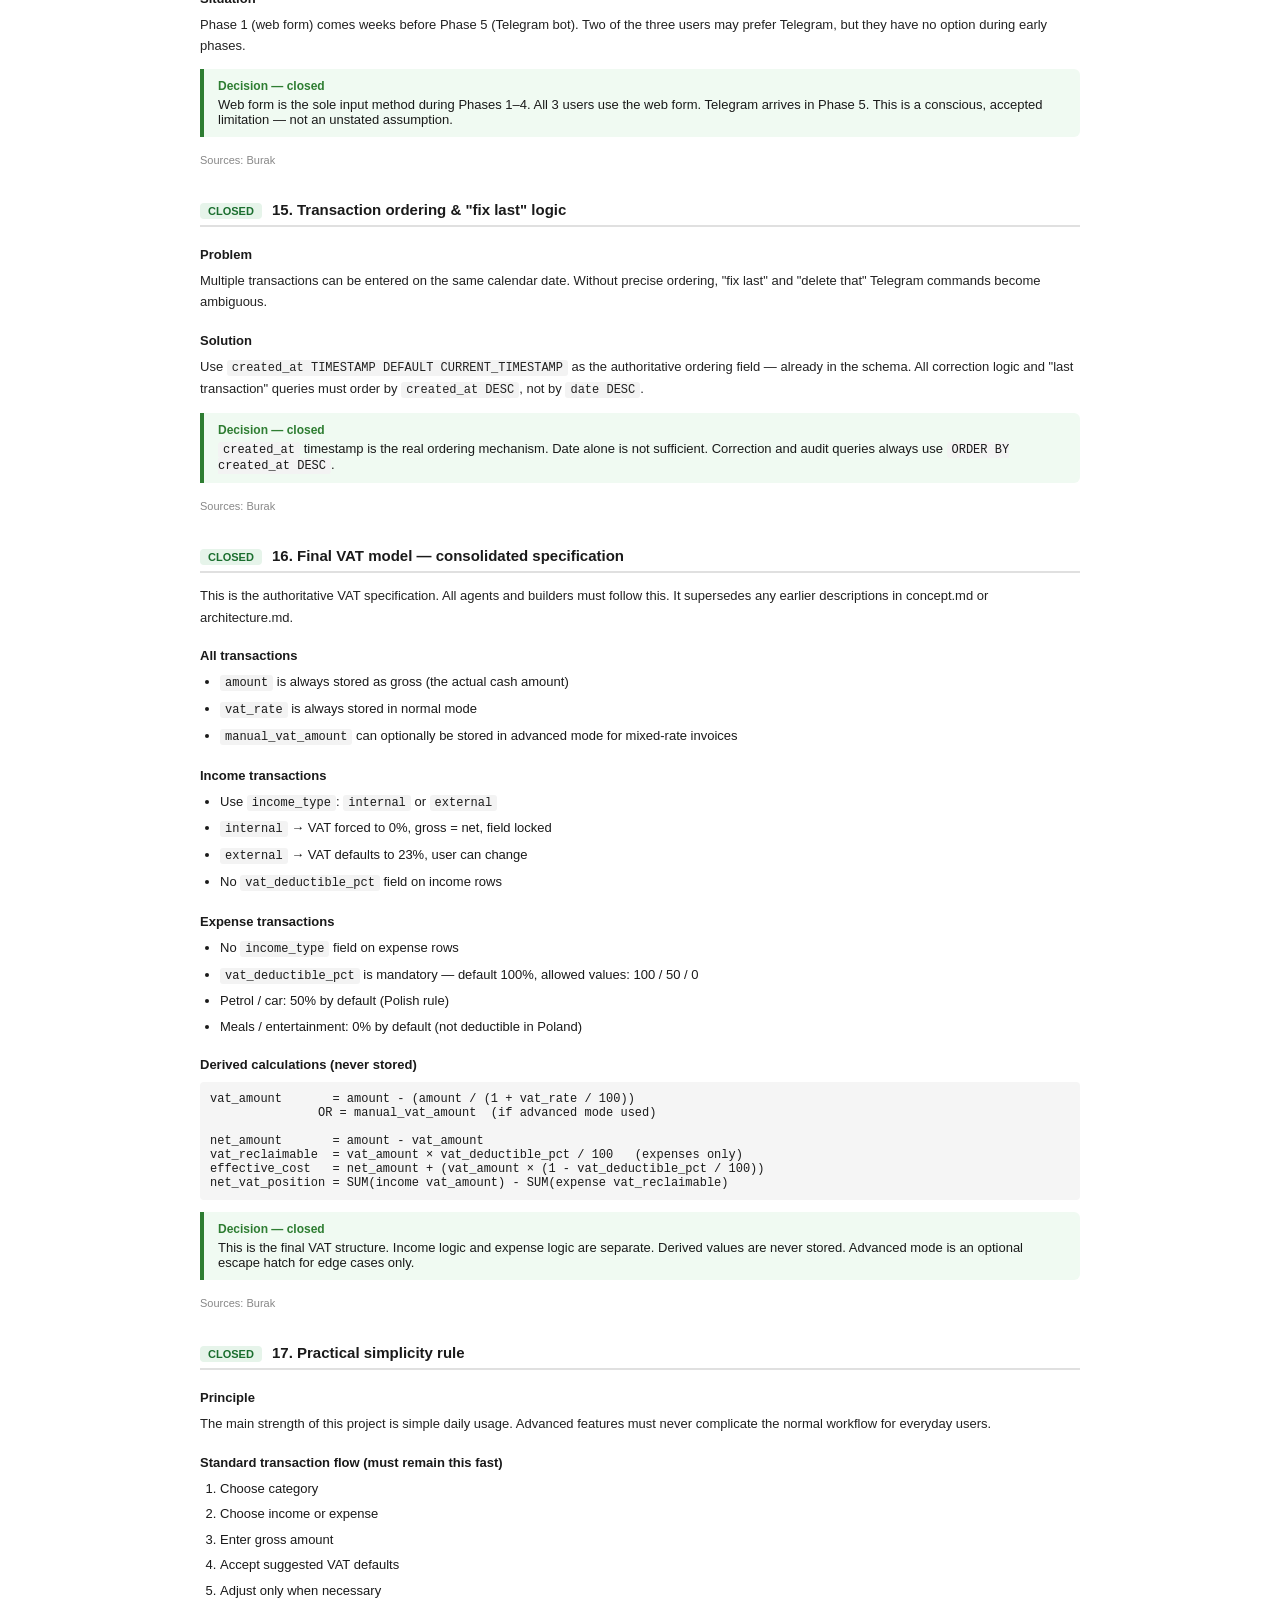
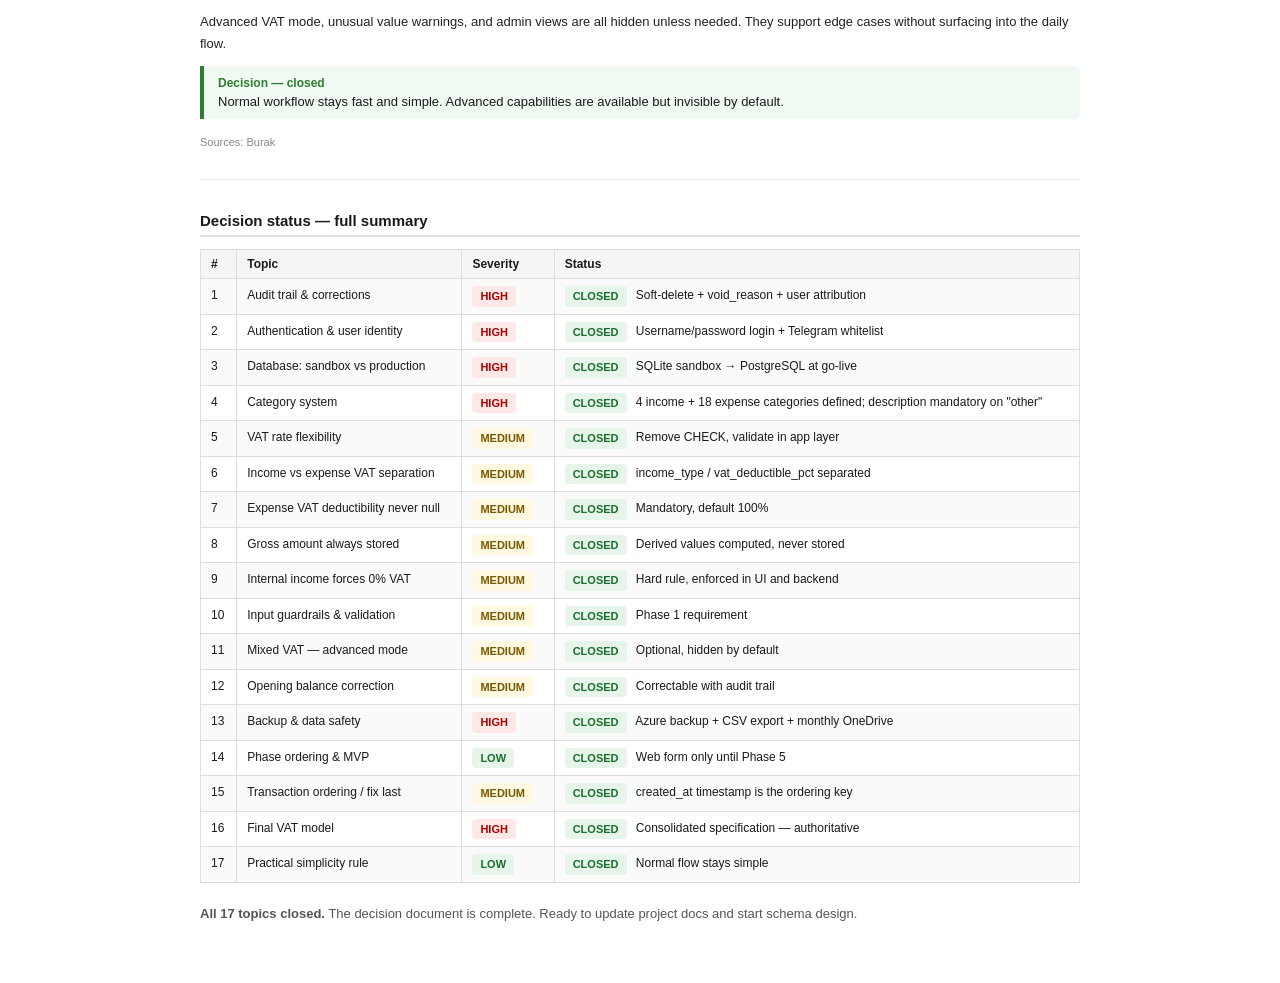
<file: cashflow-tracker-risk-review-v2.html>
<!DOCTYPE html>
<html lang="en">
<head>
<meta charset="UTF-8">
<title>cashflow-tracker — Risk &amp; Design Decision Summary v2</title>
<style>
  * { box-sizing: border-box; margin: 0; padding: 0; }
  body { font-family: Arial, sans-serif; font-size: 13px; color: #1a1a1a; background: #fff; max-width: 960px; margin: 40px auto; padding: 0 40px 60px; }
  h1 { font-size: 22px; font-weight: 700; margin-bottom: 4px; }
  .meta { font-size: 12px; color: #666; margin-bottom: 36px; }
  h2 { font-size: 15px; font-weight: 700; margin: 32px 0 12px; padding-bottom: 6px; border-bottom: 2px solid #e0e0e0; }
  h3 { font-size: 13px; font-weight: 700; margin: 20px 0 8px; }
  p { line-height: 1.65; margin-bottom: 10px; color: #222; }
  ul { margin: 8px 0 10px 20px; }
  li { line-height: 1.65; margin-bottom: 4px; }
  code { background: #f3f3f3; padding: 1px 5px; border-radius: 3px; font-size: 12px; font-family: monospace; }
  pre { background: #f5f5f5; padding: 10px; border-radius: 4px; font-size: 12px; overflow-x: auto; margin: 10px 0; }
  .badge { display: inline-block; font-size: 11px; font-weight: 700; padding: 2px 8px; border-radius: 4px; margin-right: 6px; vertical-align: middle; }
  .red    { background: #fde8e8; color: #a00; }
  .yellow { background: #fef9e0; color: #7a5800; }
  .green  { background: #e6f4ea; color: #1a6e2e; }
  .blue   { background: #e8f0fe; color: #1a4ea0; }
  .decision-box { background: #f0f4ff; border-left: 4px solid #3a5bd9; padding: 10px 14px; margin: 12px 0; border-radius: 0 6px 6px 0; }
  .decision-box strong { display: block; font-size: 12px; color: #3a5bd9; margin-bottom: 4px; }
  .decision-box.closed { background: #f0faf2; border-left-color: #2e7d32; }
  .decision-box.closed strong { color: #2e7d32; }
  .sources { font-size: 11px; color: #888; margin-top: 14px; }
  table { width: 100%; border-collapse: collapse; margin: 12px 0; font-size: 12px; }
  th { background: #f5f5f5; text-align: left; padding: 7px 10px; border: 1px solid #ddd; font-weight: 700; }
  td { padding: 7px 10px; border: 1px solid #ddd; vertical-align: top; line-height: 1.5; }
  tr:nth-child(even) td { background: #fafafa; }
  .toc { background: #f9f9f9; border: 1px solid #e0e0e0; padding: 16px 20px; margin-bottom: 32px; border-radius: 6px; }
  .toc h3 { font-size: 13px; margin: 0 0 10px; }
  .toc ol { margin-left: 18px; }
  .toc li { margin-bottom: 4px; }
  .toc a { color: #3a5bd9; text-decoration: none; }
  .toc a:hover { text-decoration: underline; }
  hr { border: none; border-top: 1px solid #e8e8e8; margin: 28px 0; }
  .section-group { background: #fafafa; border: 1px solid #eee; border-radius: 8px; padding: 4px 16px 16px; margin: 24px 0; }
  .section-group-label { font-size: 11px; font-weight: 700; text-transform: uppercase; letter-spacing: 0.06em; color: #888; margin: 12px 0 4px; }
</style>
</head>
<body>

<h1>cashflow-tracker — Risk &amp; Design Decision Summary</h1>
<p class="meta">Version 2 · All 17 topics closed · Sources: Claude, ChatGPT, Burak · March 2026</p>

<div class="toc">
  <h3>Contents</h3>
  <ol>
    <li><a href="#t1">Audit trail &amp; transaction corrections</a> <span class="badge green">CLOSED</span></li>
    <li><a href="#t2">Authentication &amp; user identity</a> <span class="badge green">CLOSED</span></li>
    <li><a href="#t3">Database: sandbox vs production</a> <span class="badge green">CLOSED</span></li>
    <li><a href="#t4">Category system</a> <span class="badge green">CLOSED</span></li>
    <li><a href="#t5">VAT rate flexibility</a> <span class="badge green">CLOSED</span></li>
    <li><a href="#t6">Income vs expense VAT logic separation</a> <span class="badge green">CLOSED</span></li>
    <li><a href="#t7">Expense VAT deductibility — never null</a> <span class="badge green">CLOSED</span></li>
    <li><a href="#t8">Gross amount always stored</a> <span class="badge green">CLOSED</span></li>
    <li><a href="#t9">Internal income rule</a> <span class="badge green">CLOSED</span></li>
    <li><a href="#t10">Input guardrails &amp; validation</a> <span class="badge green">CLOSED</span></li>
    <li><a href="#t11">Mixed VAT invoices — advanced mode</a> <span class="badge green">CLOSED</span></li>
    <li><a href="#t12">Opening balance correction &amp; validation</a> <span class="badge green">CLOSED</span></li>
    <li><a href="#t13">Backup &amp; data safety</a> <span class="badge green">CLOSED</span></li>
    <li><a href="#t14">Phase ordering &amp; MVP assumption</a> <span class="badge green">CLOSED</span></li>
    <li><a href="#t15">Transaction ordering &amp; "fix last" logic</a> <span class="badge green">CLOSED</span></li>
    <li><a href="#t16">Final VAT model</a> <span class="badge green">CLOSED</span></li>
    <li><a href="#t17">Practical simplicity rule</a> <span class="badge green">CLOSED</span></li>
  </ol>
</div>

<!-- ══════════════════════════════════════════ -->
<h2 id="t1"><span class="badge green">CLOSED</span> 1. Audit trail &amp; transaction corrections</h2>

<h3>Problem</h3>
<p>The original schema had no way to link a correction to the original transaction. Overwriting or deleting transactions would destroy the financial audit trail.</p>

<h3>Solution</h3>
<p>The system never hard-deletes or overwrites transactions. If a transaction is wrong, it is deactivated and a new correcting transaction is created to replace it. Every correction or deactivation must record the reason and the ID of the user who made the change. Admin view shows both active and inactive transactions, together with the full correction history.</p>
<p>Schema additions to <code>transactions</code>:</p>
<ul>
  <li><code>is_active BOOLEAN DEFAULT TRUE</code> — soft-delete flag; all reports filter on <code>WHERE is_active = TRUE</code></li>
  <li><code>void_reason TEXT</code> — mandatory when <code>is_active</code> is set to FALSE</li>
  <li><code>voided_by INTEGER REFERENCES users(id)</code> — who deactivated the row</li>
  <li><code>replacement_transaction_id INTEGER REFERENCES transactions(id)</code> — FK on the voided row pointing forward to the new correcting transaction, if one exists. Named from the perspective of the old row: "I was replaced by this transaction." The new row needs no back-reference — you can always find it via this FK.</li>
</ul>

<div class="decision-box closed">
  <strong>Decision — closed</strong>
  Soft-delete with mandatory void_reason and user attribution. No hard deletes ever. Reports use active rows only. Admin sees full history.
</div>
<p class="sources">Sources: Claude, Burak</p>

<!-- ══════════════════════════════════════════ -->
<h2 id="t2"><span class="badge green">CLOSED</span> 2. Authentication &amp; user identity</h2>

<h3>Problem</h3>
<p><code>logged_by TEXT</code> was free text — no enforcement, no permissions, no identity consistency between the web form and Telegram.</p>

<h3>Solution</h3>
<p>A small fixed <code>users</code> table holds records for the 3 known users. The web form uses a simple login page with username and password, one account per user. All transactions are linked to the authenticated user ID, never to a typed name.</p>
<p>For Telegram (Phase 5), access is restricted by storing each user's Telegram user ID directly in the <code>users</code> table as a nullable column (<code>telegram_user_id TEXT UNIQUE</code>). The bot checks incoming messages against this column — if the Telegram ID is not found, the message is ignored. Identity mapping is part of the user model, not the generic settings table.</p>

<table>
  <tr><th>Channel</th><th>Auth method</th><th>Identity source</th></tr>
  <tr><td>Web form</td><td>Username + password login page</td><td><code>users.id</code> from session</td></tr>
  <tr><td>Telegram bot</td><td>Telegram user ID matched against <code>users.telegram_user_id</code></td><td><code>users.id</code> from matched row</td></tr>
</table>

<p>The <code>users</code> table structure:</p>
<ul>
  <li><code>id INTEGER PRIMARY KEY</code></li>
  <li><code>username TEXT NOT NULL UNIQUE</code></li>
  <li><code>password_hash TEXT NOT NULL</code></li>
  <li><code>telegram_user_id TEXT UNIQUE</code> — nullable; populated when Telegram bot is set up in Phase 5</li>
  <li><code>created_at TIMESTAMP DEFAULT CURRENT_TIMESTAMP</code></li>
</ul>

<div class="decision-box closed">
  <strong>Decision — closed</strong>
  Username + password login for web form. Telegram user ID stored directly in <code>users.telegram_user_id</code> — identity belongs to the user model, not settings. Both channels resolve to a single <code>users.id</code>. <code>logged_by</code> column stores <code>users.id</code>, not free text.
</div>
<p class="sources">Sources: Claude, ChatGPT, Burak</p>

<!-- ══════════════════════════════════════════ -->
<h2 id="t3"><span class="badge green">CLOSED</span> 3. Database: sandbox vs production</h2>

<h3>Problem</h3>
<p>The original plan said "SQLite → PostgreSQL later" with no clear boundary between test and production data.</p>

<h3>Solution</h3>
<table>
  <tr><th>Phase</th><th>Database</th><th>Data status</th><th>Purpose</th></tr>
  <tr><td>Sandbox (Phase 1)</td><td>SQLite</td><td>Non-production — may be discarded</td><td>Validate UX, logic, reporting</td></tr>
  <tr><td>Go-live</td><td>PostgreSQL on Azure</td><td>Production from this point</td><td>Real business data</td></tr>
</table>
<p>Go-live is defined as the moment the system switches to PostgreSQL. The schema is identical between both engines — only the connection string changes. Migration is a one-time CSV export/import or <code>pg_loader</code> run taking roughly 1 hour. All data entered before go-live is considered non-production and may be discarded or migrated as needed.</p>

<div class="decision-box closed">
  <strong>Decision — closed</strong>
  SQLite is the sandbox only. Go-live = switch to Azure PostgreSQL. Data entered before go-live is non-production. From go-live onward, all data is real.
</div>
<p class="sources">Sources: Claude, ChatGPT, Burak</p>

<!-- ══════════════════════════════════════════ -->
<h2 id="t4"><span class="badge green">CLOSED</span> 4. Category system</h2>

<h3>Problem</h3>
<p>The concept doc listed example categories but had no fixed, versioned list. Free text or inconsistent values corrupt all GROUP BY reporting — "fuel" vs "petrol" vs "car fuel" aggregate separately and silently.</p>

<h3>Solution</h3>
<p>A <code>categories</code> reference table is defined before Phase 1 development starts. The <code>transactions</code> table stores a <code>category_id</code> integer FK, never a text string. The UI shows the display label.</p>

<table>
  <tr><th>Field</th><th>Type</th><th>Purpose</th></tr>
  <tr><td><code>category_id</code></td><td>INTEGER PK</td><td>Internal reference key</td></tr>
  <tr><td><code>name</code></td><td>TEXT</td><td>Internal code, e.g. <code>petrol</code></td></tr>
  <tr><td><code>label</code></td><td>TEXT</td><td>Display name, e.g. "Vehicle &amp; petrol"</td></tr>
  <tr><td><code>direction</code></td><td>TEXT</td><td>income / expense</td></tr>
  <tr><td><code>default_vat_rate</code></td><td>REAL</td><td>Suggested VAT rate for this category</td></tr>
  <tr><td><code>default_vat_deductible_pct</code></td><td>REAL</td><td>Suggested deductibility (expense categories only)</td></tr>
</table>

<h3>Additional rules</h3>
<ul>
  <li><strong>Description field</strong> is available on every transaction — optional by default, mandatory when <code>other_expense</code> or <code>other_income</code> is selected</li>
  <li><strong>Never rename or delete a category</strong> once it has transactions attached. Add new categories forward; migrate old transactions with a correction if needed</li>
  <li><strong>Review "other" categories monthly</strong> — patterns in descriptions reveal missing categories to add in the next version</li>
</ul>

<h3>Income categories — v1</h3>
<table>
  <tr><th>#</th><th>name</th><th>label</th><th>Default VAT</th><th>income_type default</th></tr>
  <tr><td>1</td><td><code>services</code></td><td>Services</td><td>23%</td><td>external</td></tr>
  <tr><td>2</td><td><code>products</code></td><td>Products sold</td><td>23%</td><td>external</td></tr>
  <tr><td>3</td><td><code>internal_transfer</code></td><td>Internal transfer</td><td>0% (locked)</td><td>internal (locked)</td></tr>
  <tr><td>4</td><td><code>other_income</code></td><td>Other income</td><td>23%</td><td>external</td></tr>
</table>

<h3>Expense categories — v1</h3>
<table>
  <tr><th>#</th><th>name</th><th>label</th><th>Default VAT</th><th>Default deductible %</th><th>Notes</th></tr>
  <tr><td>1</td><td><code>marketing</code></td><td>Marketing &amp; advertising</td><td>23%</td><td>100%</td><td>Ads, agency, promo materials</td></tr>
  <tr><td>2</td><td><code>marketing_commission</code></td><td>Sales commissions</td><td>23%</td><td>100%</td><td>Commissions paid to resellers</td></tr>
  <tr><td>3</td><td><code>rent</code></td><td>Rent &amp; premises</td><td>23%</td><td>100%</td><td></td></tr>
  <tr><td>4</td><td><code>utilities</code></td><td>Utilities</td><td>23%</td><td>100%</td><td>Electricity, internet, water</td></tr>
  <tr><td>5</td><td><code>renovation</code></td><td>Renovation &amp; repairs</td><td>23%</td><td>100%</td><td>Flag large amounts to accountant</td></tr>
  <tr><td>6</td><td><code>office_supplies</code></td><td>Office supplies</td><td>23%</td><td>100%</td><td></td></tr>
  <tr><td>7</td><td><code>cleaning</code></td><td>Cleaning services</td><td>0%</td><td>0%</td><td>Cash payments, no invoice — 0% VAT, not deductible</td></tr>
  <tr><td>8</td><td><code>consumables</code></td><td>Operational consumables</td><td>23%</td><td>100%</td><td>Gloves, towels, materials used in service delivery</td></tr>
  <tr><td>9</td><td><code>equipment</code></td><td>Equipment &amp; tools</td><td>23%</td><td>100%</td><td>Devices and tools used during operations</td></tr>
  <tr><td>10</td><td><code>contractor_fees</code></td><td>Contractor &amp; educator fees</td><td>23%</td><td>100%</td><td>Commission to people delivering education</td></tr>
  <tr><td>11</td><td><code>taxes</code></td><td>Taxes &amp; ZUS</td><td>0%</td><td>0%</td><td>ZUS, PIT, VAT payments — pure cash outflow</td></tr>
  <tr><td>12</td><td><code>it_software</code></td><td>IT &amp; software</td><td>23%</td><td>100%</td><td>Subscriptions, domains, hosting</td></tr>
  <tr><td>13</td><td><code>salaries</code></td><td>Salaries &amp; employee costs</td><td>0%</td><td>0%</td><td>Net salary + employer ZUS</td></tr>
  <tr><td>14</td><td><code>transport_vehicle</code></td><td>Vehicle &amp; petrol</td><td>23%</td><td>50%</td><td>Car, petrol — Polish mixed-use rule</td></tr>
  <tr><td>15</td><td><code>transport_travel</code></td><td>Travel &amp; transport</td><td>0%</td><td>100%</td><td>Flights, trains — VAT exempt, fully deductible as cost</td></tr>
  <tr><td>16</td><td><code>training</code></td><td>Training &amp; education</td><td>23%</td><td>100%</td><td>Courses, seminars attended by owner/staff</td></tr>
  <tr><td>17</td><td><code>inventory</code></td><td>Inventory purchases</td><td>23%</td><td>100%</td><td>Products bought to resell — not operational consumables</td></tr>
  <tr><td>18</td><td><code>other_expense</code></td><td>Other expense</td><td>23%</td><td>100%</td><td>Description mandatory when this category is selected</td></tr>
</table>

<div class="decision-box closed">
  <strong>Decision — closed</strong>
  Fixed category reference table defined. 4 income categories, 18 expense categories. Description available on all transactions; mandatory on other_expense and other_income. Categories are never renamed or deleted once in use.
</div>
<p class="sources">Sources: ChatGPT, Burak</p>

<!-- ══════════════════════════════════════════ -->
<h2 id="t5"><span class="badge green">CLOSED</span> 5. VAT rate flexibility</h2>

<h3>Problem</h3>
<p>Hardcoding <code>vat_rate IN (0, 5, 8, 23)</code> as a database CHECK constraint means any law change requires a schema migration.</p>

<h3>Solution</h3>
<p>The initial valid rates remain 0, 5, 8, and 23 for MVP. Validation moves to the application layer only, driven by a configurable reference list (settings table or <code>vat_rates</code> reference table). Adding a new rate becomes a data change, not a schema change.</p>

<div class="decision-box closed">
  <strong>Decision — closed</strong>
  Remove the CHECK constraint from schema. Validate VAT rates in application code against a configurable reference list. Initial values: 0, 5, 8, 23.
</div>
<p class="sources">Sources: Claude</p>

<!-- ══════════════════════════════════════════ -->
<div class="section-group">
<p class="section-group-label">VAT model — topics 6 through 9 and 11 form one unified system. Read together.</p>

<!-- ══════════════════════════════════════════ -->
<h2 id="t6"><span class="badge green">CLOSED</span> 6. Income vs expense VAT logic — clean separation</h2>

<h3>Problem</h3>
<p>Income and expense VAT logic was mixed into the same fields, creating ambiguity. They answer different business questions and must be kept separate.</p>

<h3>Solution</h3>
<p><strong>Income transactions:</strong> use <code>income_type</code> (values: <code>internal</code> / <code>external</code>). Internal means no real sale — VAT is 0% and gross equals net. External defaults to 23% VAT, editable if needed. No VAT deductibility field on income rows.</p>
<p><strong>Expense transactions:</strong> use <code>vat_deductible_pct</code> only. No internal/external concept on expenses. This field is mandatory and defaults to 100%.</p>

<div class="decision-box closed">
  <strong>Decision — closed</strong>
  Income uses <code>income_type</code> (internal/external). Expenses use <code>vat_deductible_pct</code>. These fields do not cross between directions.
</div>
<p class="sources">Sources: Burak</p>

<!-- ══════════════════════════════════════════ -->
<h2 id="t7"><span class="badge green">CLOSED</span> 7. Expense VAT deductibility — never null</h2>

<h3>Problem</h3>
<p>A NULL <code>vat_deductible_pct</code> on an expense row silently breaks VAT reclaimable calculations — the formula returns NULL and the row disappears from aggregates without any error.</p>

<h3>Solution</h3>
<p>Expense transactions always require <code>vat_deductible_pct</code>. Default is 100%. User can change to 50% or 0%.</p>
<p>Enforcement is layered by phase:</p>
<ul>
  <li><strong>SQLite sandbox (Phase 1):</strong> enforced in the UI and application layer only — SQLite does not support conditional CHECK constraints cleanly</li>
  <li><strong>PostgreSQL production (go-live):</strong> additionally enforced at the database level with a conditional CHECK constraint</li>
</ul>
<pre>-- PostgreSQL only — add at go-live
ALTER TABLE transactions
ADD CONSTRAINT chk_expense_vat_deductible
CHECK (direction != 'expense' OR vat_deductible_pct IS NOT NULL);</pre>

<div class="decision-box closed">
  <strong>Decision — closed</strong>
  Expense transactions always have <code>vat_deductible_pct</code>. Default 100%. Allowed values: 100, 50, 0. Enforced in UI and app layer from day 1 (SQLite sandbox). DB-level conditional CHECK constraint added at go-live (PostgreSQL).
</div>
<p class="sources">Sources: Claude, Burak</p>

<!-- ══════════════════════════════════════════ -->
<h2 id="t8"><span class="badge green">CLOSED</span> 8. Gross amount always stored as-is</h2>

<h3>Problem</h3>
<p>VAT deductibility should not affect the stored amount — otherwise the record no longer reflects the real cash movement.</p>

<h3>Solution</h3>
<p>The <code>amount</code> field always stores the actual gross cash amount paid or received. Deductibility affects derived reporting values only, never the stored amount.</p>

<table>
  <tr><th>Scenario</th><th>Stored amount</th><th>Derived: VAT reclaimable</th><th>Derived: effective cost</th></tr>
  <tr><td>Gross 123 PLN, VAT 23%, deductible 100%</td><td>123.00</td><td>23.00</td><td>100.00</td></tr>
  <tr><td>Gross 123 PLN, VAT 23%, deductible 50%</td><td>123.00</td><td>11.50</td><td>111.50</td></tr>
  <tr><td>Gross 123 PLN, VAT 23%, deductible 0%</td><td>123.00</td><td>0.00</td><td>123.00</td></tr>
</table>

<div class="decision-box closed">
  <strong>Decision — closed</strong>
  Always store gross amount. Reclaimable VAT and effective cost are derived at query time, never stored.
</div>
<p class="sources">Sources: Burak</p>

<!-- ══════════════════════════════════════════ -->
<h2 id="t9"><span class="badge green">CLOSED</span> 9. Internal income rule — enforced, not suggested</h2>

<h3>Problem</h3>
<p>If <code>income_type = internal</code>, the VAT rate must be 0% by definition. Without enforcement, a user could accidentally set a contradictory VAT rate.</p>

<h3>Solution</h3>
<p>When <code>income_type</code> is set to <code>internal</code>, the system automatically forces <code>vat_rate = 0</code> and locks the field so the user cannot override it. Enforced in both the UI and backend validation.</p>

<div class="decision-box closed">
  <strong>Decision — closed</strong>
  <code>income_type = internal</code> forces <code>vat_rate = 0</code>. The field is greyed out and locked. This is a hard rule, not a default.
</div>
<p class="sources">Sources: Burak</p>

<!-- ══════════════════════════════════════════ -->
<h2 id="t11"><span class="badge green">CLOSED</span> 11. Mixed VAT invoices — advanced mode</h2>

<h3>Problem</h3>
<p>Real Polish invoices occasionally contain items at different VAT rates (e.g. some lines at 23%, others at 8%). A single VAT rate field cannot correctly represent such an invoice, but full line-item accounting is out of scope for this tool.</p>

<h3>Solution</h3>
<p>Add an optional <strong>advanced VAT mode</strong> as an escape hatch. In normal mode, user selects a standard VAT rate. In advanced mode, user enters the total VAT amount manually. Gross amount remains the primary stored value. Derived calculations use the manual VAT amount when provided.</p>

<table>
  <tr><th></th><th>Normal mode (default)</th><th>Advanced mode</th></tr>
  <tr><td>VAT input</td><td>Select rate: 0 / 5 / 8 / 23%</td><td>Enter VAT amount manually</td></tr>
  <tr><td>Gross amount</td><td>Always stored</td><td>Always stored</td></tr>
  <tr><td>VAT calculation</td><td>Derived from rate × gross</td><td>Uses manual VAT amount directly</td></tr>
  <tr><td>Use case</td><td>All standard transactions</td><td>Mixed-rate invoices only</td></tr>
  <tr><td>UI visibility</td><td>Default — always shown</td><td>Hidden behind toggle — optional</td></tr>
</table>

<div class="decision-box closed">
  <strong>Decision — closed</strong>
  Advanced VAT mode is optional and hidden by default. It exists only for mixed-rate or non-standard invoices. It must not complicate the normal workflow.
</div>
<p class="sources">Sources: Burak</p>

</div><!-- end VAT section group -->

<!-- ══════════════════════════════════════════ -->
<h2 id="t10"><span class="badge green">CLOSED</span> 10. Input guardrails &amp; validation</h2>

<h3>Problem</h3>
<p>Users entering net amounts instead of gross, wrong VAT rates, or forgetting to log card commissions separately — these corrupt the data silently.</p>

<h3>Required guardrails (Phase 1 — not optional)</h3>
<ul>
  <li><strong>Gross amount reminder</strong> — persistent label on the amount field: "Enter gross amount (VAT included)"</li>
  <li><strong>Category auto-defaults</strong> — selecting a category auto-fills the suggested VAT rate and, for expenses, the default deductibility percentage. User can override consciously</li>
  <li><strong>Card payment reminder</strong> — when <code>payment_method = card</code>: "Log gross amount. Card commission is logged separately at month end from terminal invoice"</li>
  <li><strong>Telegram confirmation step</strong> — always show extracted fields and ask for confirmation before saving. Non-negotiable, not optional</li>
</ul>
<p>Unusual value detection (flag amounts outside historical range for the category) is a later-phase addition, not Phase 1.</p>

<div class="decision-box closed">
  <strong>Decision — closed</strong>
  Guardrails are Phase 1 requirements. Gross amount reminder and category-based defaults must be present from day 1.
</div>
<p class="sources">Sources: ChatGPT, Burak</p>

<!-- ══════════════════════════════════════════ -->
<h2 id="t12"><span class="badge green">CLOSED</span> 12. Opening balance — correction &amp; validation</h2>

<h3>Problem</h3>
<p>Opening balance was described as "sacred, log once, never reconstruct" but had no correction flow if someone set it wrong on day 1, and no validation that <code>as_of_date</code> precedes the first transaction date.</p>

<h3>Solution</h3>
<ul>
  <li>Opening balance is correctable by admin, but every correction must be logged with a reason and timestamp — same audit trail principle as transactions</li>
  <li>Correction history stored in <code>settings_audit</code> table</li>
  <li>System validates on startup that <code>as_of_date &lt;= MIN(transaction date)</code> and warns if not</li>
  <li>Cash flow statement is blocked if no opening balance is set</li>
</ul>

<div class="decision-box closed">
  <strong>Decision — closed</strong>
  Opening balance is mandatory, audited, and correctable with traceability. Cash flow report is blocked until it is set.
</div>
<p class="sources">Sources: Claude, ChatGPT</p>

<!-- ══════════════════════════════════════════ -->
<h2 id="t13"><span class="badge green">CLOSED</span> 13. Backup &amp; data safety</h2>

<h3>Problem</h3>
<p>No backup strategy was defined anywhere in the project docs. Financial records cannot be reconstructed from memory after loss.</p>

<h3>Solution</h3>
<table>
  <tr><th>Layer</th><th>Method</th><th>Frequency</th></tr>
  <tr><td>Infrastructure backup</td><td>Azure Database for PostgreSQL — automatic managed backups enabled</td><td>Continuous / daily (Azure-managed)</td></tr>
  <tr><td>Application export</td><td>Manual CSV export endpoint — downloads all transactions as CSV</td><td>On-demand</td></tr>
  <tr><td>Offsite cold copy</td><td>Automated monthly database download → OneDrive (Azure + Microsoft ecosystem, low friction)</td><td>Monthly automated job</td></tr>
</table>
<p>The OneDrive monthly export provides an additional offsite copy independent of the Azure subscription. Since both Azure and OneDrive are Microsoft products, the integration is straightforward via Azure Logic Apps or a simple scheduled script.</p>

<div class="decision-box closed">
  <strong>Decision — closed</strong>
  Three-layer backup: Azure managed backup (continuous) + on-demand CSV export + monthly automated copy to OneDrive.
</div>
<p class="sources">Sources: ChatGPT, Burak</p>

<!-- ══════════════════════════════════════════ -->
<h2 id="t14"><span class="badge green">CLOSED</span> 14. Phase ordering &amp; MVP assumption</h2>

<h3>Situation</h3>
<p>Phase 1 (web form) comes weeks before Phase 5 (Telegram bot). Two of the three users may prefer Telegram, but they have no option during early phases.</p>

<div class="decision-box closed">
  <strong>Decision — closed</strong>
  Web form is the sole input method during Phases 1–4. All 3 users use the web form. Telegram arrives in Phase 5. This is a conscious, accepted limitation — not an unstated assumption.
</div>
<p class="sources">Sources: Burak</p>

<!-- ══════════════════════════════════════════ -->
<h2 id="t15"><span class="badge green">CLOSED</span> 15. Transaction ordering &amp; "fix last" logic</h2>

<h3>Problem</h3>
<p>Multiple transactions can be entered on the same calendar date. Without precise ordering, "fix last" and "delete that" Telegram commands become ambiguous.</p>

<h3>Solution</h3>
<p>Use <code>created_at TIMESTAMP DEFAULT CURRENT_TIMESTAMP</code> as the authoritative ordering field — already in the schema. All correction logic and "last transaction" queries must order by <code>created_at DESC</code>, not by <code>date DESC</code>.</p>

<div class="decision-box closed">
  <strong>Decision — closed</strong>
  <code>created_at</code> timestamp is the real ordering mechanism. Date alone is not sufficient. Correction and audit queries always use <code>ORDER BY created_at DESC</code>.
</div>
<p class="sources">Sources: Burak</p>

<!-- ══════════════════════════════════════════ -->
<h2 id="t16"><span class="badge green">CLOSED</span> 16. Final VAT model — consolidated specification</h2>

<p>This is the authoritative VAT specification. All agents and builders must follow this. It supersedes any earlier descriptions in concept.md or architecture.md.</p>

<h3>All transactions</h3>
<ul>
  <li><code>amount</code> is always stored as gross (the actual cash amount)</li>
  <li><code>vat_rate</code> is always stored in normal mode</li>
  <li><code>manual_vat_amount</code> can optionally be stored in advanced mode for mixed-rate invoices</li>
</ul>

<h3>Income transactions</h3>
<ul>
  <li>Use <code>income_type</code>: <code>internal</code> or <code>external</code></li>
  <li><code>internal</code> → VAT forced to 0%, gross = net, field locked</li>
  <li><code>external</code> → VAT defaults to 23%, user can change</li>
  <li>No <code>vat_deductible_pct</code> field on income rows</li>
</ul>

<h3>Expense transactions</h3>
<ul>
  <li>No <code>income_type</code> field on expense rows</li>
  <li><code>vat_deductible_pct</code> is mandatory — default 100%, allowed values: 100 / 50 / 0</li>
  <li>Petrol / car: 50% by default (Polish rule)</li>
  <li>Meals / entertainment: 0% by default (not deductible in Poland)</li>
</ul>

<h3>Derived calculations (never stored)</h3>
<pre>vat_amount       = amount - (amount / (1 + vat_rate / 100))
               OR = manual_vat_amount  (if advanced mode used)

net_amount       = amount - vat_amount
vat_reclaimable  = vat_amount × vat_deductible_pct / 100   (expenses only)
effective_cost   = net_amount + (vat_amount × (1 - vat_deductible_pct / 100))
net_vat_position = SUM(income vat_amount) - SUM(expense vat_reclaimable)</pre>

<div class="decision-box closed">
  <strong>Decision — closed</strong>
  This is the final VAT structure. Income logic and expense logic are separate. Derived values are never stored. Advanced mode is an optional escape hatch for edge cases only.
</div>
<p class="sources">Sources: Burak</p>

<!-- ══════════════════════════════════════════ -->
<h2 id="t17"><span class="badge green">CLOSED</span> 17. Practical simplicity rule</h2>

<h3>Principle</h3>
<p>The main strength of this project is simple daily usage. Advanced features must never complicate the normal workflow for everyday users.</p>

<h3>Standard transaction flow (must remain this fast)</h3>
<ol style="margin: 8px 0 10px 20px;">
  <li>Choose category</li>
  <li>Choose income or expense</li>
  <li>Enter gross amount</li>
  <li>Accept suggested VAT defaults</li>
  <li>Adjust only when necessary</li>
</ol>
<p>Advanced VAT mode, unusual value warnings, and admin views are all hidden unless needed. They support edge cases without surfacing into the daily flow.</p>

<div class="decision-box closed">
  <strong>Decision — closed</strong>
  Normal workflow stays fast and simple. Advanced capabilities are available but invisible by default.
</div>
<p class="sources">Sources: Burak</p>

<!-- ══════════════════════════════════════════ -->
<hr>
<h2>Decision status — full summary</h2>
<table>
  <tr><th>#</th><th>Topic</th><th>Severity</th><th>Status</th></tr>
  <tr><td>1</td><td>Audit trail &amp; corrections</td><td><span class="badge red">HIGH</span></td><td><span class="badge green">CLOSED</span> Soft-delete + void_reason + user attribution</td></tr>
  <tr><td>2</td><td>Authentication &amp; user identity</td><td><span class="badge red">HIGH</span></td><td><span class="badge green">CLOSED</span> Username/password login + Telegram whitelist</td></tr>
  <tr><td>3</td><td>Database: sandbox vs production</td><td><span class="badge red">HIGH</span></td><td><span class="badge green">CLOSED</span> SQLite sandbox → PostgreSQL at go-live</td></tr>
  <tr><td>4</td><td>Category system</td><td><span class="badge red">HIGH</span></td><td><span class="badge green">CLOSED</span> 4 income + 18 expense categories defined; description mandatory on "other"</td></tr>
  <tr><td>5</td><td>VAT rate flexibility</td><td><span class="badge yellow">MEDIUM</span></td><td><span class="badge green">CLOSED</span> Remove CHECK, validate in app layer</td></tr>
  <tr><td>6</td><td>Income vs expense VAT separation</td><td><span class="badge yellow">MEDIUM</span></td><td><span class="badge green">CLOSED</span> income_type / vat_deductible_pct separated</td></tr>
  <tr><td>7</td><td>Expense VAT deductibility never null</td><td><span class="badge yellow">MEDIUM</span></td><td><span class="badge green">CLOSED</span> Mandatory, default 100%</td></tr>
  <tr><td>8</td><td>Gross amount always stored</td><td><span class="badge yellow">MEDIUM</span></td><td><span class="badge green">CLOSED</span> Derived values computed, never stored</td></tr>
  <tr><td>9</td><td>Internal income forces 0% VAT</td><td><span class="badge yellow">MEDIUM</span></td><td><span class="badge green">CLOSED</span> Hard rule, enforced in UI and backend</td></tr>
  <tr><td>10</td><td>Input guardrails &amp; validation</td><td><span class="badge yellow">MEDIUM</span></td><td><span class="badge green">CLOSED</span> Phase 1 requirement</td></tr>
  <tr><td>11</td><td>Mixed VAT — advanced mode</td><td><span class="badge yellow">MEDIUM</span></td><td><span class="badge green">CLOSED</span> Optional, hidden by default</td></tr>
  <tr><td>12</td><td>Opening balance correction</td><td><span class="badge yellow">MEDIUM</span></td><td><span class="badge green">CLOSED</span> Correctable with audit trail</td></tr>
  <tr><td>13</td><td>Backup &amp; data safety</td><td><span class="badge red">HIGH</span></td><td><span class="badge green">CLOSED</span> Azure backup + CSV export + monthly OneDrive</td></tr>
  <tr><td>14</td><td>Phase ordering &amp; MVP</td><td><span class="badge green">LOW</span></td><td><span class="badge green">CLOSED</span> Web form only until Phase 5</td></tr>
  <tr><td>15</td><td>Transaction ordering / fix last</td><td><span class="badge yellow">MEDIUM</span></td><td><span class="badge green">CLOSED</span> created_at timestamp is the ordering key</td></tr>
  <tr><td>16</td><td>Final VAT model</td><td><span class="badge red">HIGH</span></td><td><span class="badge green">CLOSED</span> Consolidated specification — authoritative</td></tr>
  <tr><td>17</td><td>Practical simplicity rule</td><td><span class="badge green">LOW</span></td><td><span class="badge green">CLOSED</span> Normal flow stays simple</td></tr>
</table>

<p style="margin-top: 20px; color: #555;"><strong>All 17 topics closed.</strong> The decision document is complete. Ready to update project docs and start schema design.</p>

</body>
</html>
</file>
